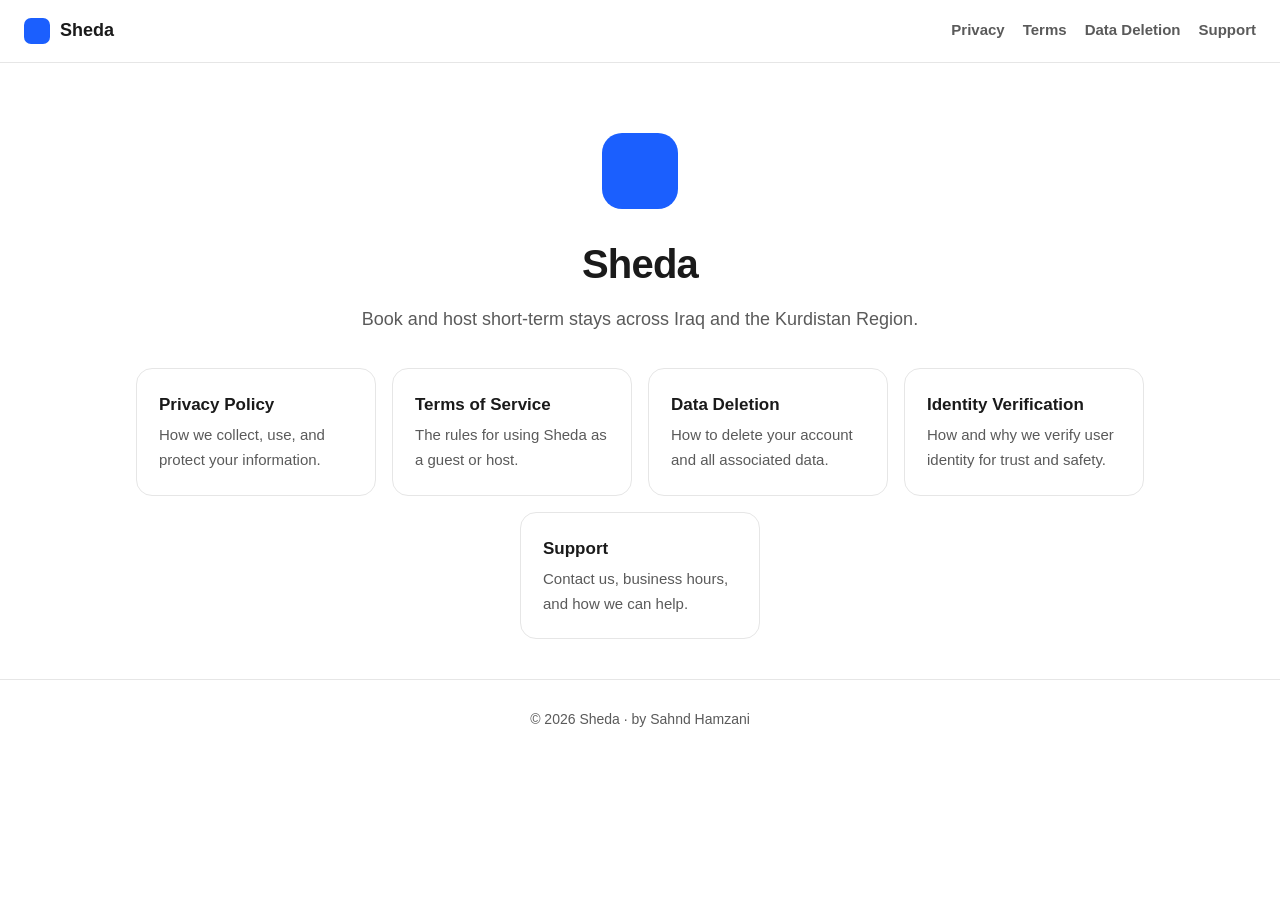
<file: index.html>
<!DOCTYPE html>
<html lang="en">
<head>
  <meta charset="UTF-8" />
  <meta name="viewport" content="width=device-width, initial-scale=1" />
  <title>Sheda — Legal</title>
  <meta name="description" content="Sheda legal: Privacy Policy, Terms of Service, Data Deletion, and Identity Verification." />
  <link rel="stylesheet" href="/style.css" />
</head>
<body>
  <nav class="nav">
    <a class="brand" href="/"><span class="dot"></span> Sheda</a>
    <div class="nav-links">
      <a href="/privacy">Privacy</a>
      <a href="/terms">Terms</a>
      <a href="/delete">Data Deletion</a>
      <a href="/support">Support</a>
    </div>
  </nav>

  <div class="hero">
    <div class="logo"></div>
    <h1>Sheda</h1>
    <p>Book and host short-term stays across Iraq and the Kurdistan Region.</p>
    <div class="cards">
      <a class="card" href="/privacy">
        <h3>Privacy Policy</h3>
        <p>How we collect, use, and protect your information.</p>
      </a>
      <a class="card" href="/terms">
        <h3>Terms of Service</h3>
        <p>The rules for using Sheda as a guest or host.</p>
      </a>
      <a class="card" href="/delete">
        <h3>Data Deletion</h3>
        <p>How to delete your account and all associated data.</p>
      </a>
      <a class="card" href="/identity-verification">
        <h3>Identity Verification</h3>
        <p>How and why we verify user identity for trust and safety.</p>
      </a>
      <a class="card" href="/support">
        <h3>Support</h3>
        <p>Contact us, business hours, and how we can help.</p>
      </a>
    </div>
  </div>

  <div class="footer">&copy; <span id="y"></span> Sheda &middot; by Sahnd Hamzani</div>
  <script>document.getElementById('y').textContent = new Date().getFullYear();</script>
</body>
</html>
</file>
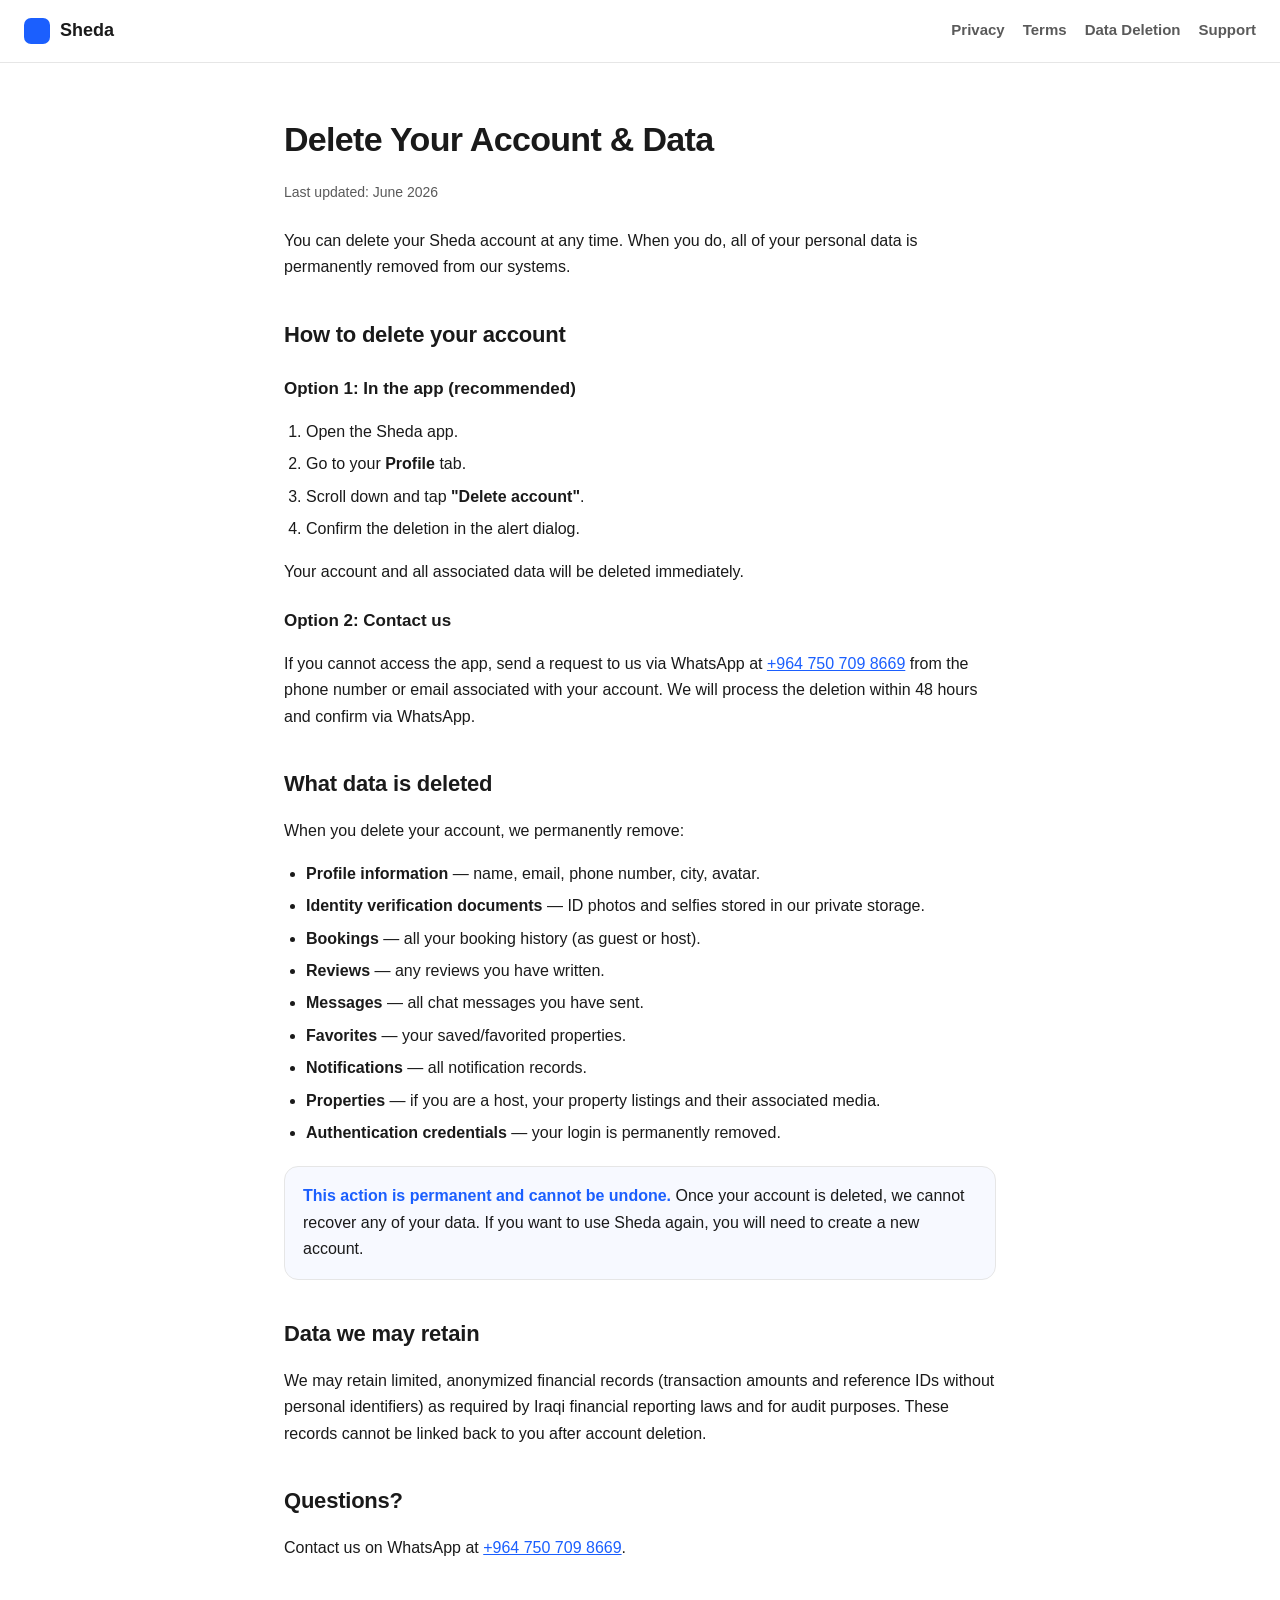
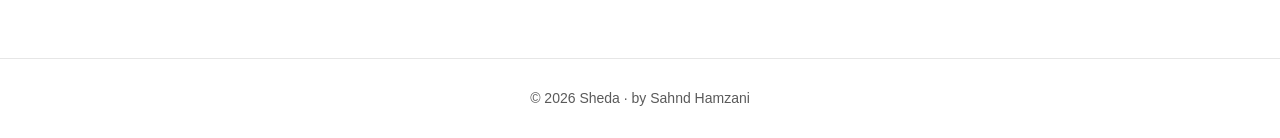
<file: delete/index.html>
<!DOCTYPE html>
<html lang="en">
<head>
  <meta charset="UTF-8" />
  <meta name="viewport" content="width=device-width, initial-scale=1" />
  <title>Delete Your Account — Sheda</title>
  <meta name="description" content="How to delete your Sheda account and data." />
  <link rel="stylesheet" href="/style.css" />
</head>
<body>
  <nav class="nav">
    <a class="brand" href="/"><span class="dot"></span> Sheda</a>
    <div class="nav-links">
      <a href="/privacy">Privacy</a>
      <a href="/terms">Terms</a>
      <a href="/delete">Data Deletion</a>
      <a href="/support">Support</a>
    </div>
  </nav>

  <div class="wrap">
    <h1>Delete Your Account & Data</h1>
    <p class="updated">Last updated: June 2026</p>

    <p>You can delete your Sheda account at any time. When you do, all of your personal data is permanently removed from our systems.</p>

    <h2>How to delete your account</h2>

    <h3>Option 1: In the app (recommended)</h3>
    <ol>
      <li>Open the Sheda app.</li>
      <li>Go to your <strong>Profile</strong> tab.</li>
      <li>Scroll down and tap <strong>"Delete account"</strong>.</li>
      <li>Confirm the deletion in the alert dialog.</li>
    </ol>
    <p>Your account and all associated data will be deleted immediately.</p>

    <h3>Option 2: Contact us</h3>
    <p>If you cannot access the app, send a request to us via WhatsApp at <a href="https://wa.me/9647507098669">+964 750 709 8669</a> from the phone number or email associated with your account. We will process the deletion within 48 hours and confirm via WhatsApp.</p>

    <h2>What data is deleted</h2>
    <p>When you delete your account, we permanently remove:</p>
    <ul>
      <li><strong>Profile information</strong> &mdash; name, email, phone number, city, avatar.</li>
      <li><strong>Identity verification documents</strong> &mdash; ID photos and selfies stored in our private storage.</li>
      <li><strong>Bookings</strong> &mdash; all your booking history (as guest or host).</li>
      <li><strong>Reviews</strong> &mdash; any reviews you have written.</li>
      <li><strong>Messages</strong> &mdash; all chat messages you have sent.</li>
      <li><strong>Favorites</strong> &mdash; your saved/favorited properties.</li>
      <li><strong>Notifications</strong> &mdash; all notification records.</li>
      <li><strong>Properties</strong> &mdash; if you are a host, your property listings and their associated media.</li>
      <li><strong>Authentication credentials</strong> &mdash; your login is permanently removed.</li>
    </ul>

    <div class="callout">
      <strong>This action is permanent and cannot be undone.</strong> Once your account is deleted, we cannot recover any of your data. If you want to use Sheda again, you will need to create a new account.
    </div>

    <h2>Data we may retain</h2>
    <p>We may retain limited, anonymized financial records (transaction amounts and reference IDs without personal identifiers) as required by Iraqi financial reporting laws and for audit purposes. These records cannot be linked back to you after account deletion.</p>

    <h2>Questions?</h2>
    <p>Contact us on WhatsApp at <a href="https://wa.me/9647507098669">+964 750 709 8669</a>.</p>
  </div>

  <div class="footer">&copy; <span id="y"></span> Sheda &middot; by Sahnd Hamzani</div>
  <script>document.getElementById('y').textContent = new Date().getFullYear();</script>
</body>
</html>
</file>
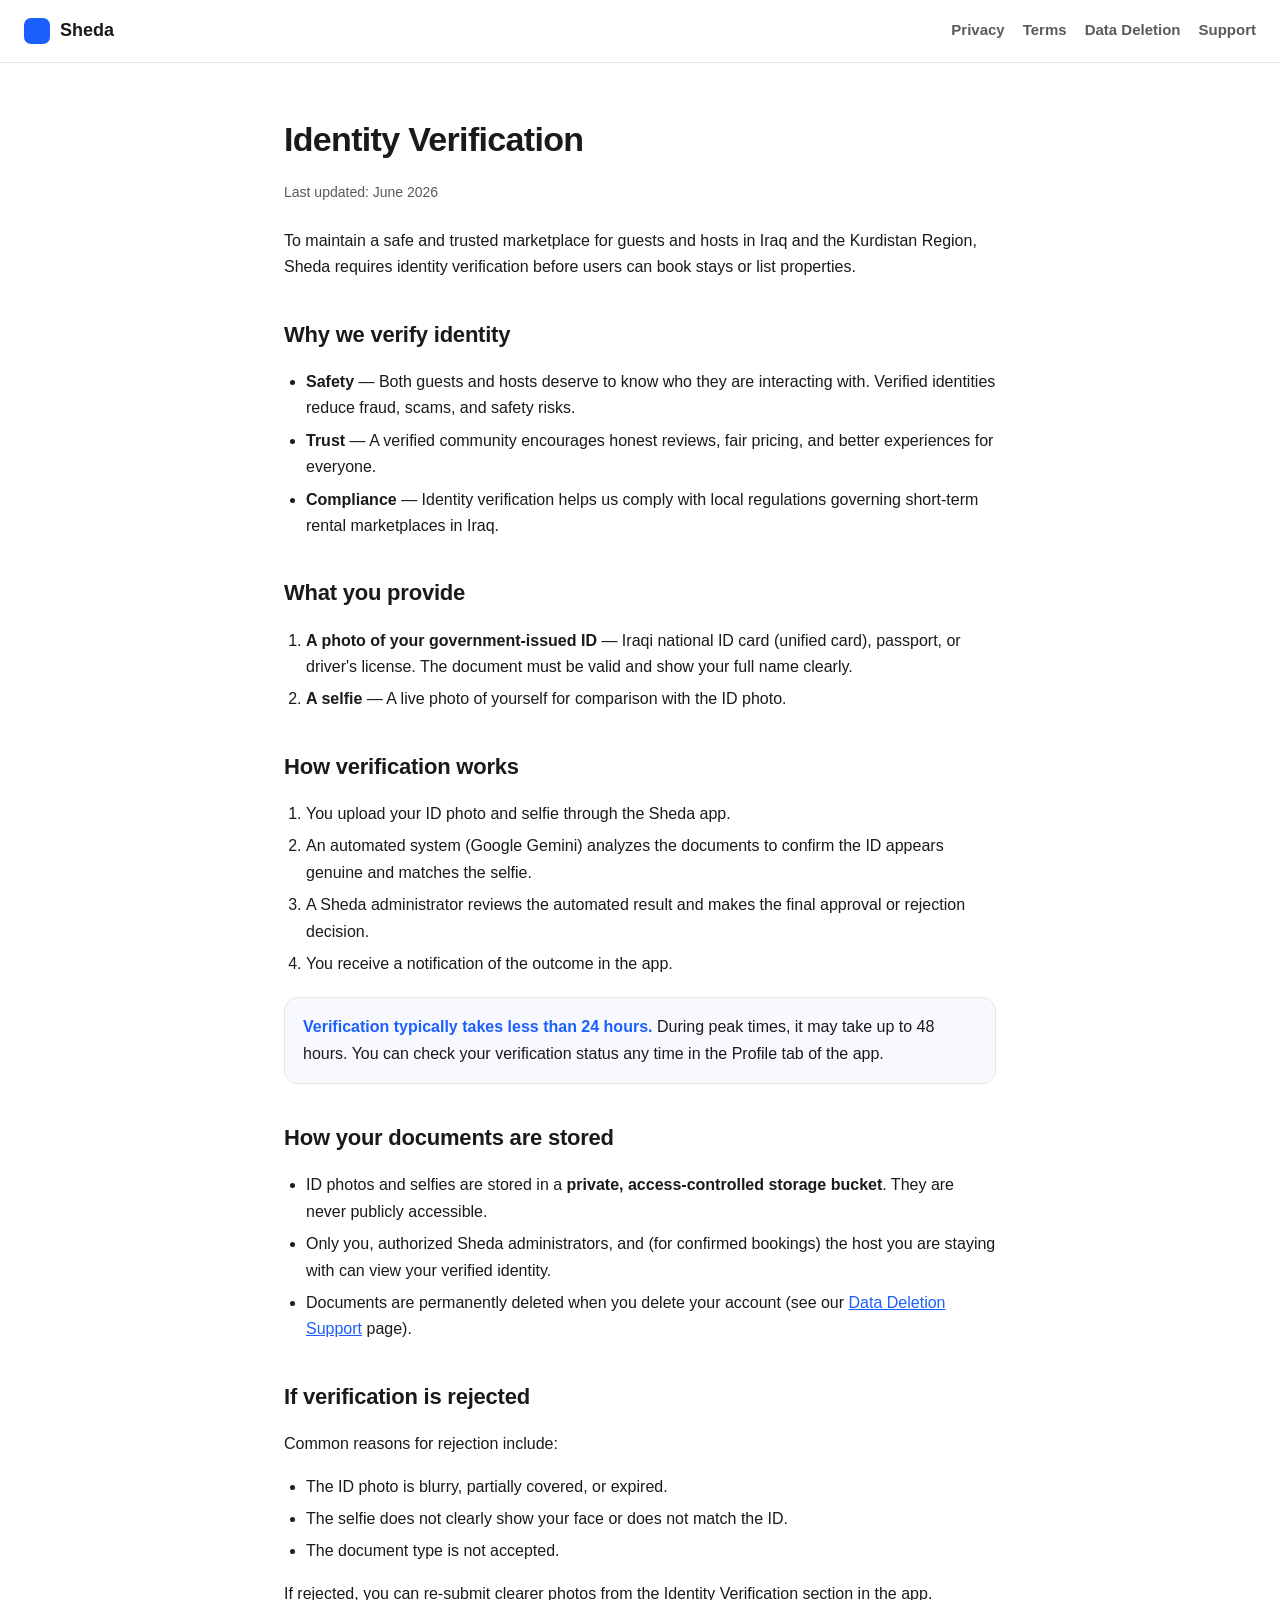
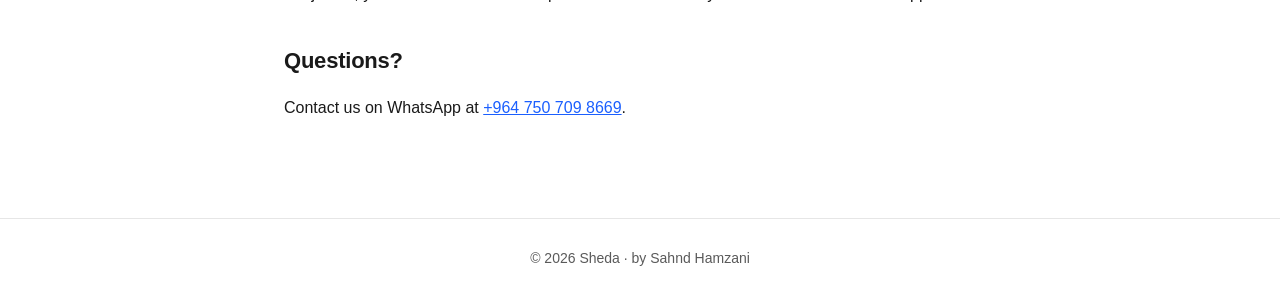
<file: identity-verification/index.html>
<!DOCTYPE html>
<html lang="en">
<head>
  <meta charset="UTF-8" />
  <meta name="viewport" content="width=device-width, initial-scale=1" />
  <title>Identity Verification — Sheda</title>
  <meta name="description" content="How Sheda verifies user identity for trust and safety." />
  <link rel="stylesheet" href="/style.css" />
</head>
<body>
  <nav class="nav">
    <a class="brand" href="/"><span class="dot"></span> Sheda</a>
    <div class="nav-links">
      <a href="/privacy">Privacy</a>
      <a href="/terms">Terms</a>
      <a href="/delete">Data Deletion</a>
      <a href="/support">Support</a>
    </div>
  </nav>

  <div class="wrap">
    <h1>Identity Verification</h1>
    <p class="updated">Last updated: June 2026</p>

    <p>To maintain a safe and trusted marketplace for guests and hosts in Iraq and the Kurdistan Region, Sheda requires identity verification before users can book stays or list properties.</p>

    <h2>Why we verify identity</h2>
    <ul>
      <li><strong>Safety</strong> &mdash; Both guests and hosts deserve to know who they are interacting with. Verified identities reduce fraud, scams, and safety risks.</li>
      <li><strong>Trust</strong> &mdash; A verified community encourages honest reviews, fair pricing, and better experiences for everyone.</li>
      <li><strong>Compliance</strong> &mdash; Identity verification helps us comply with local regulations governing short-term rental marketplaces in Iraq.</li>
    </ul>

    <h2>What you provide</h2>
    <ol>
      <li><strong>A photo of your government-issued ID</strong> &mdash; Iraqi national ID card (unified card), passport, or driver's license. The document must be valid and show your full name clearly.</li>
      <li><strong>A selfie</strong> &mdash; A live photo of yourself for comparison with the ID photo.</li>
    </ol>

    <h2>How verification works</h2>
    <ol>
      <li>You upload your ID photo and selfie through the Sheda app.</li>
      <li>An automated system (Google Gemini) analyzes the documents to confirm the ID appears genuine and matches the selfie.</li>
      <li>A Sheda administrator reviews the automated result and makes the final approval or rejection decision.</li>
      <li>You receive a notification of the outcome in the app.</li>
    </ol>

    <div class="callout">
      <strong>Verification typically takes less than 24 hours.</strong> During peak times, it may take up to 48 hours. You can check your verification status any time in the Profile tab of the app.
    </div>

    <h2>How your documents are stored</h2>
    <ul>
      <li>ID photos and selfies are stored in a <strong>private, access-controlled storage bucket</strong>. They are never publicly accessible.</li>
      <li>Only you, authorized Sheda administrators, and (for confirmed bookings) the host you are staying with can view your verified identity.</li>
      <li>Documents are permanently deleted when you delete your account (see our <a href="/delete">Data Deletion</a>
      <a href="/support">Support</a> page).</li>
    </ul>

    <h2>If verification is rejected</h2>
    <p>Common reasons for rejection include:</p>
    <ul>
      <li>The ID photo is blurry, partially covered, or expired.</li>
      <li>The selfie does not clearly show your face or does not match the ID.</li>
      <li>The document type is not accepted.</li>
    </ul>
    <p>If rejected, you can re-submit clearer photos from the Identity Verification section in the app.</p>

    <h2>Questions?</h2>
    <p>Contact us on WhatsApp at <a href="https://wa.me/9647507098669">+964 750 709 8669</a>.</p>
  </div>

  <div class="footer">&copy; <span id="y"></span> Sheda &middot; by Sahnd Hamzani</div>
  <script>document.getElementById('y').textContent = new Date().getFullYear();</script>
</body>
</html>
</file>
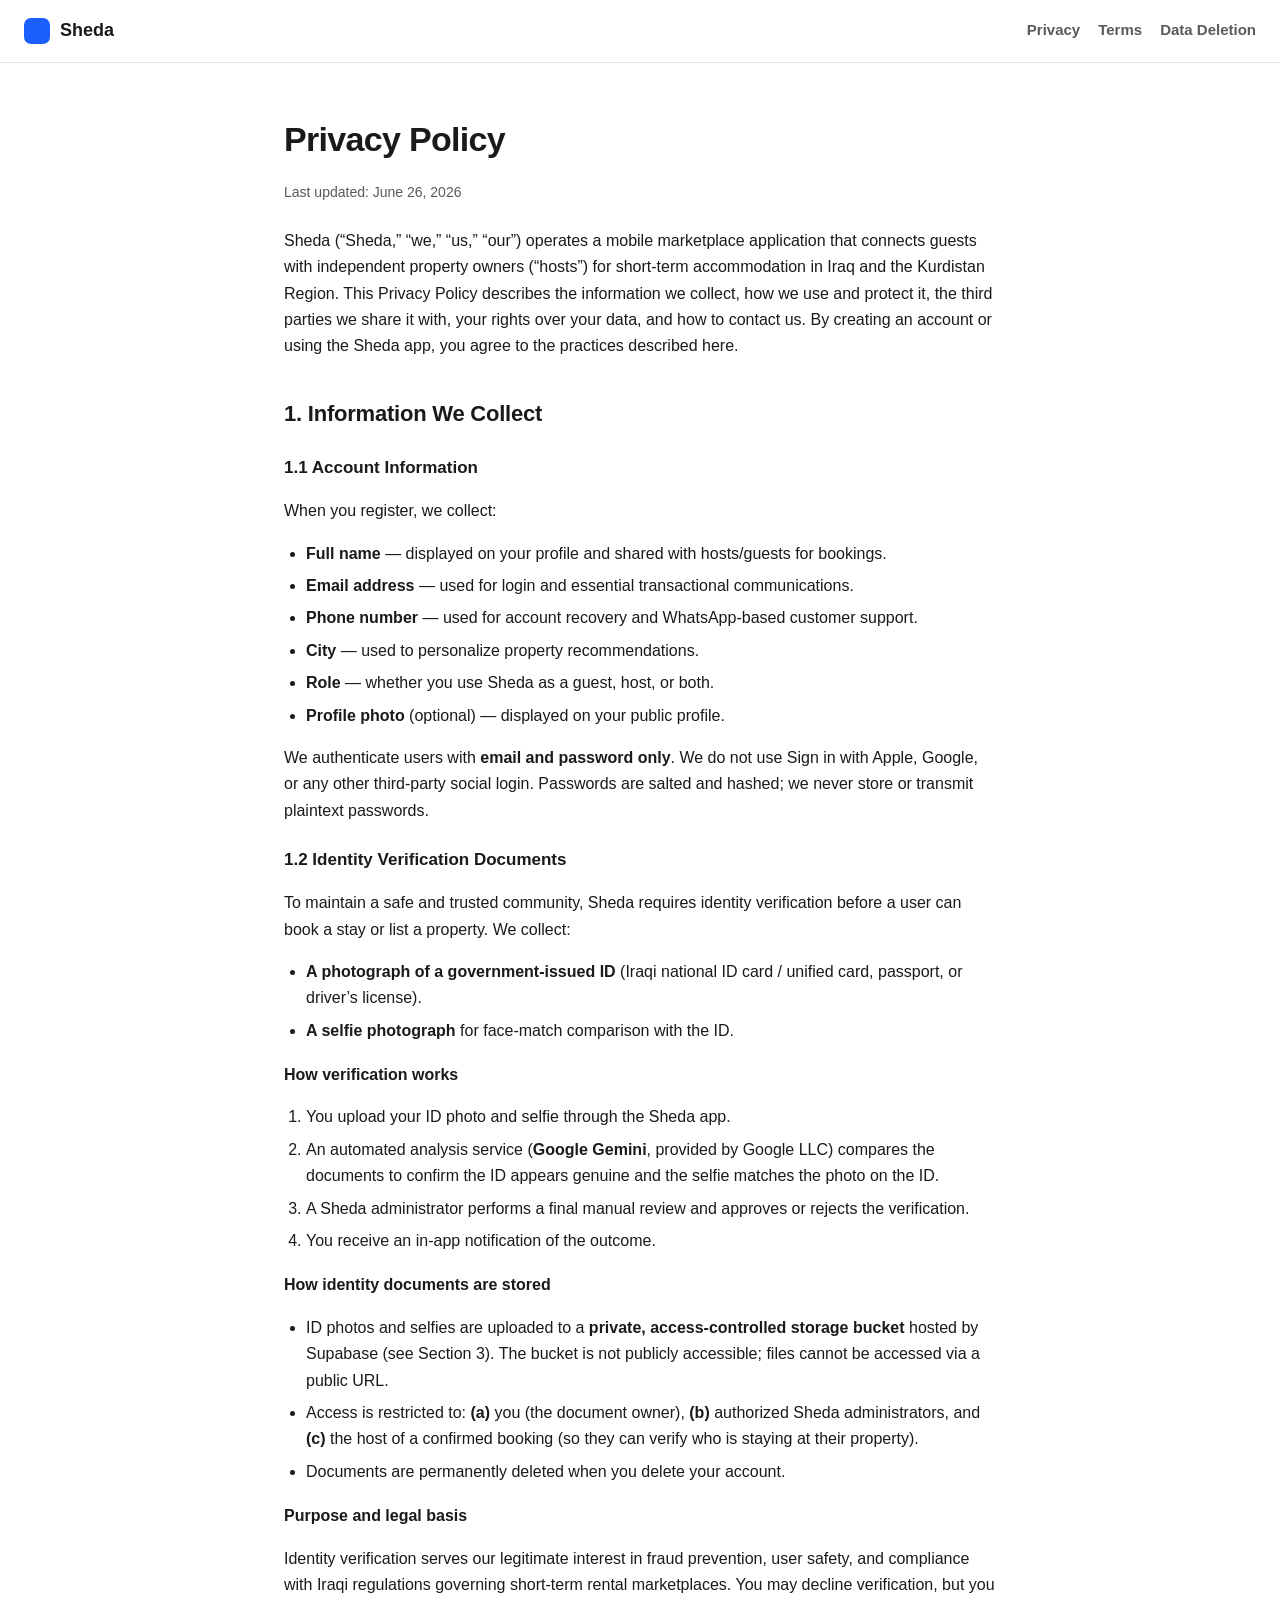
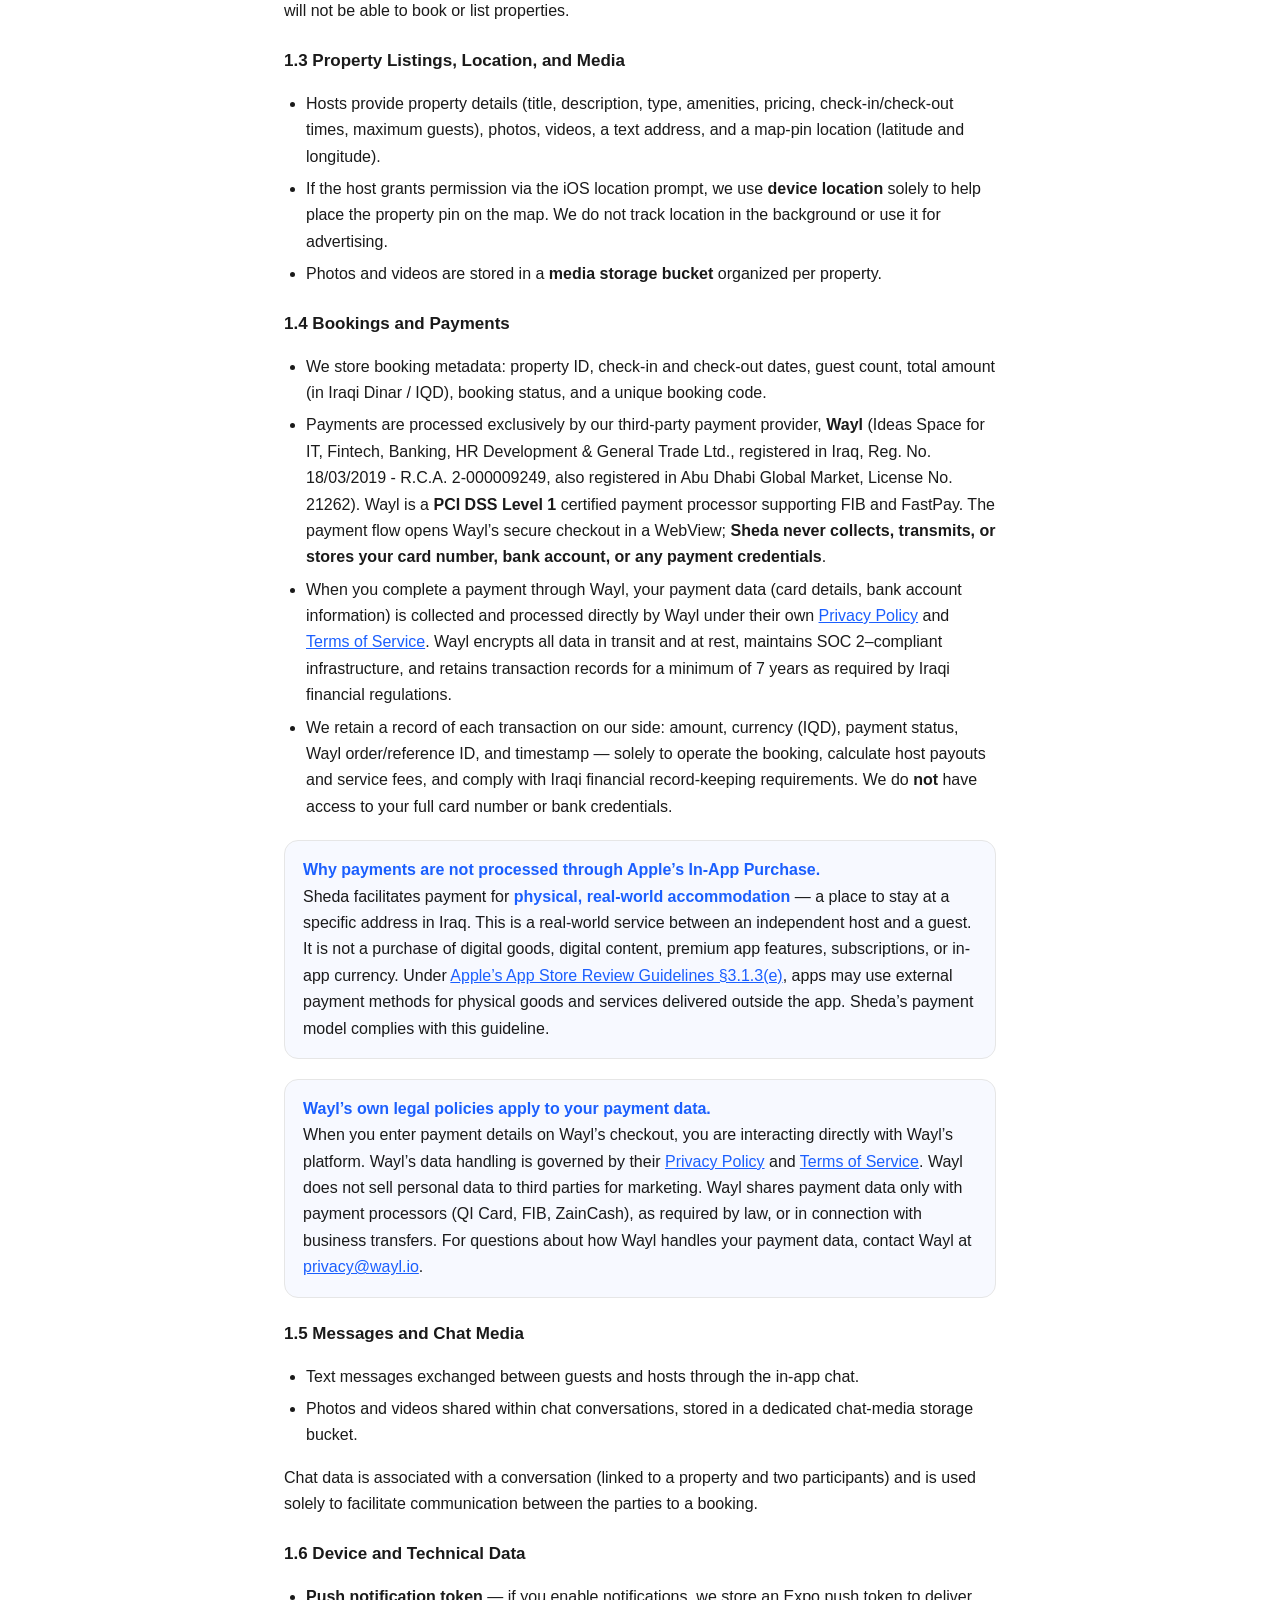
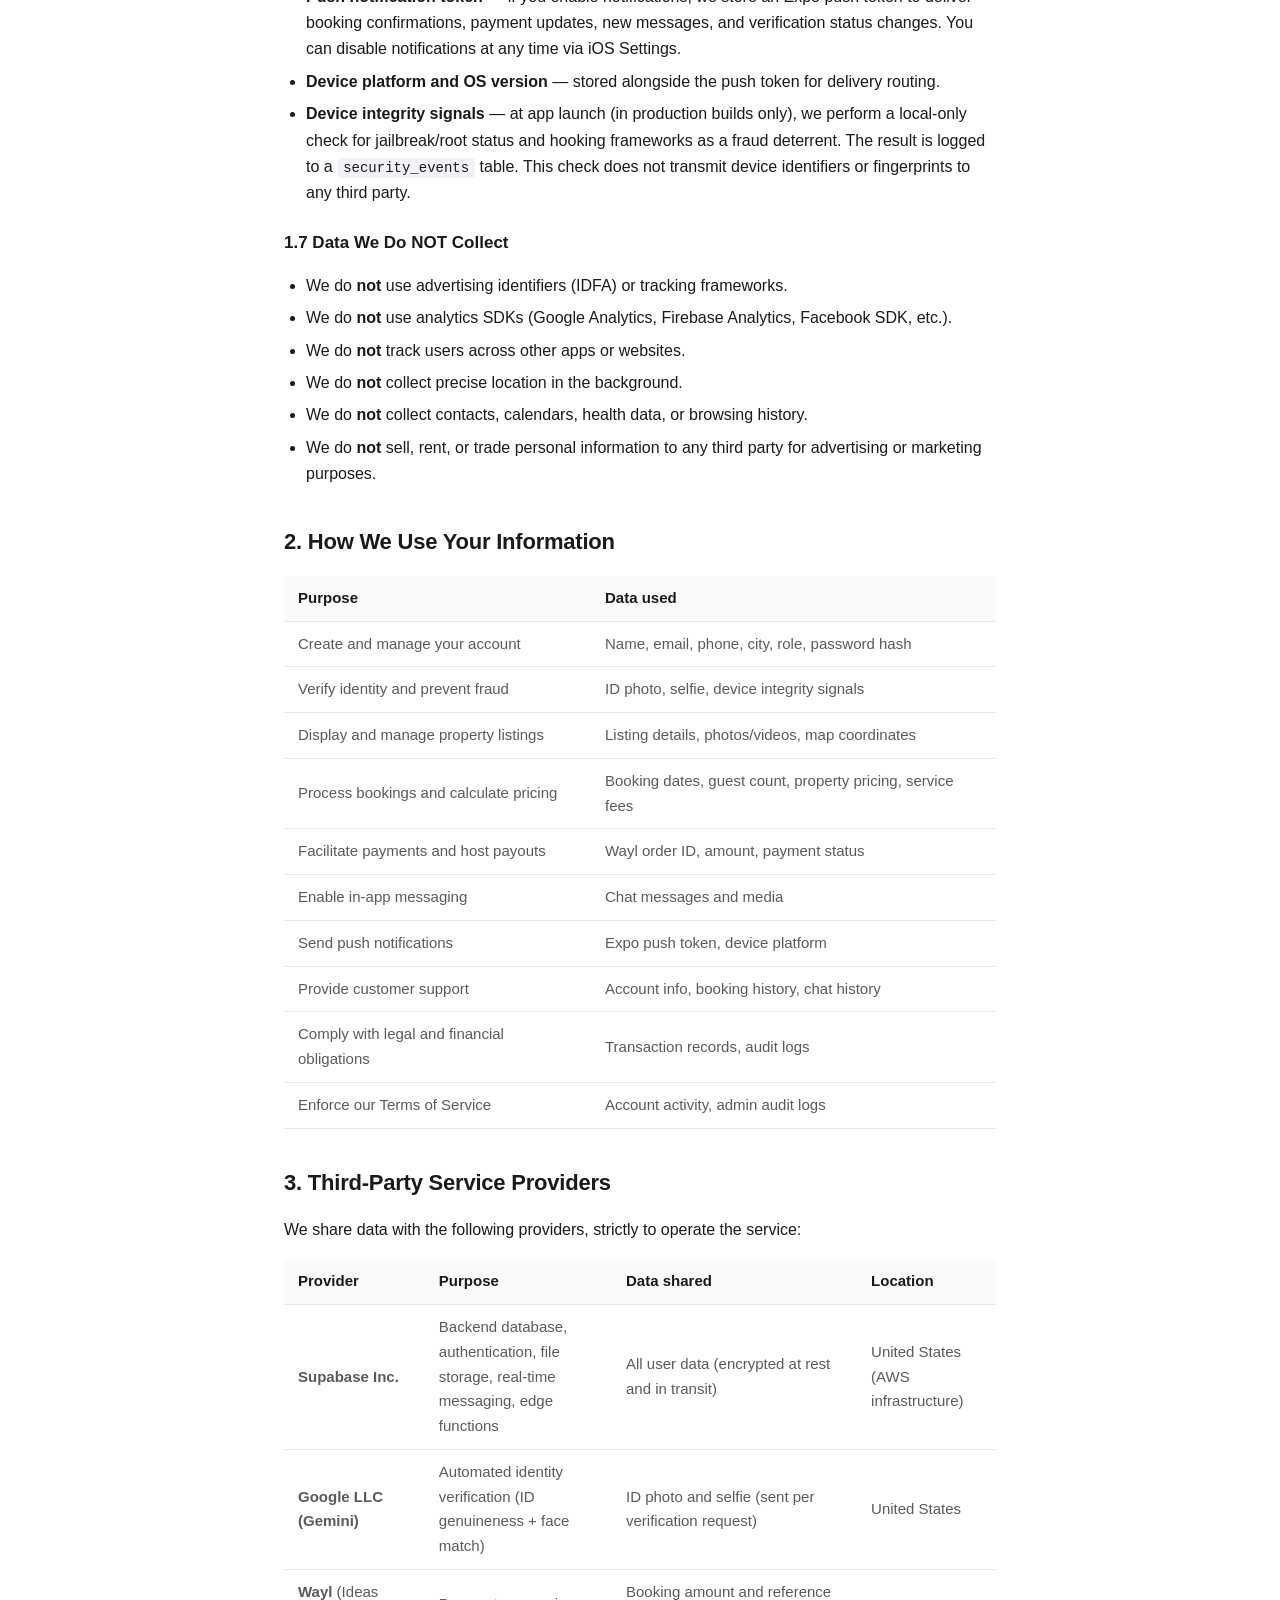
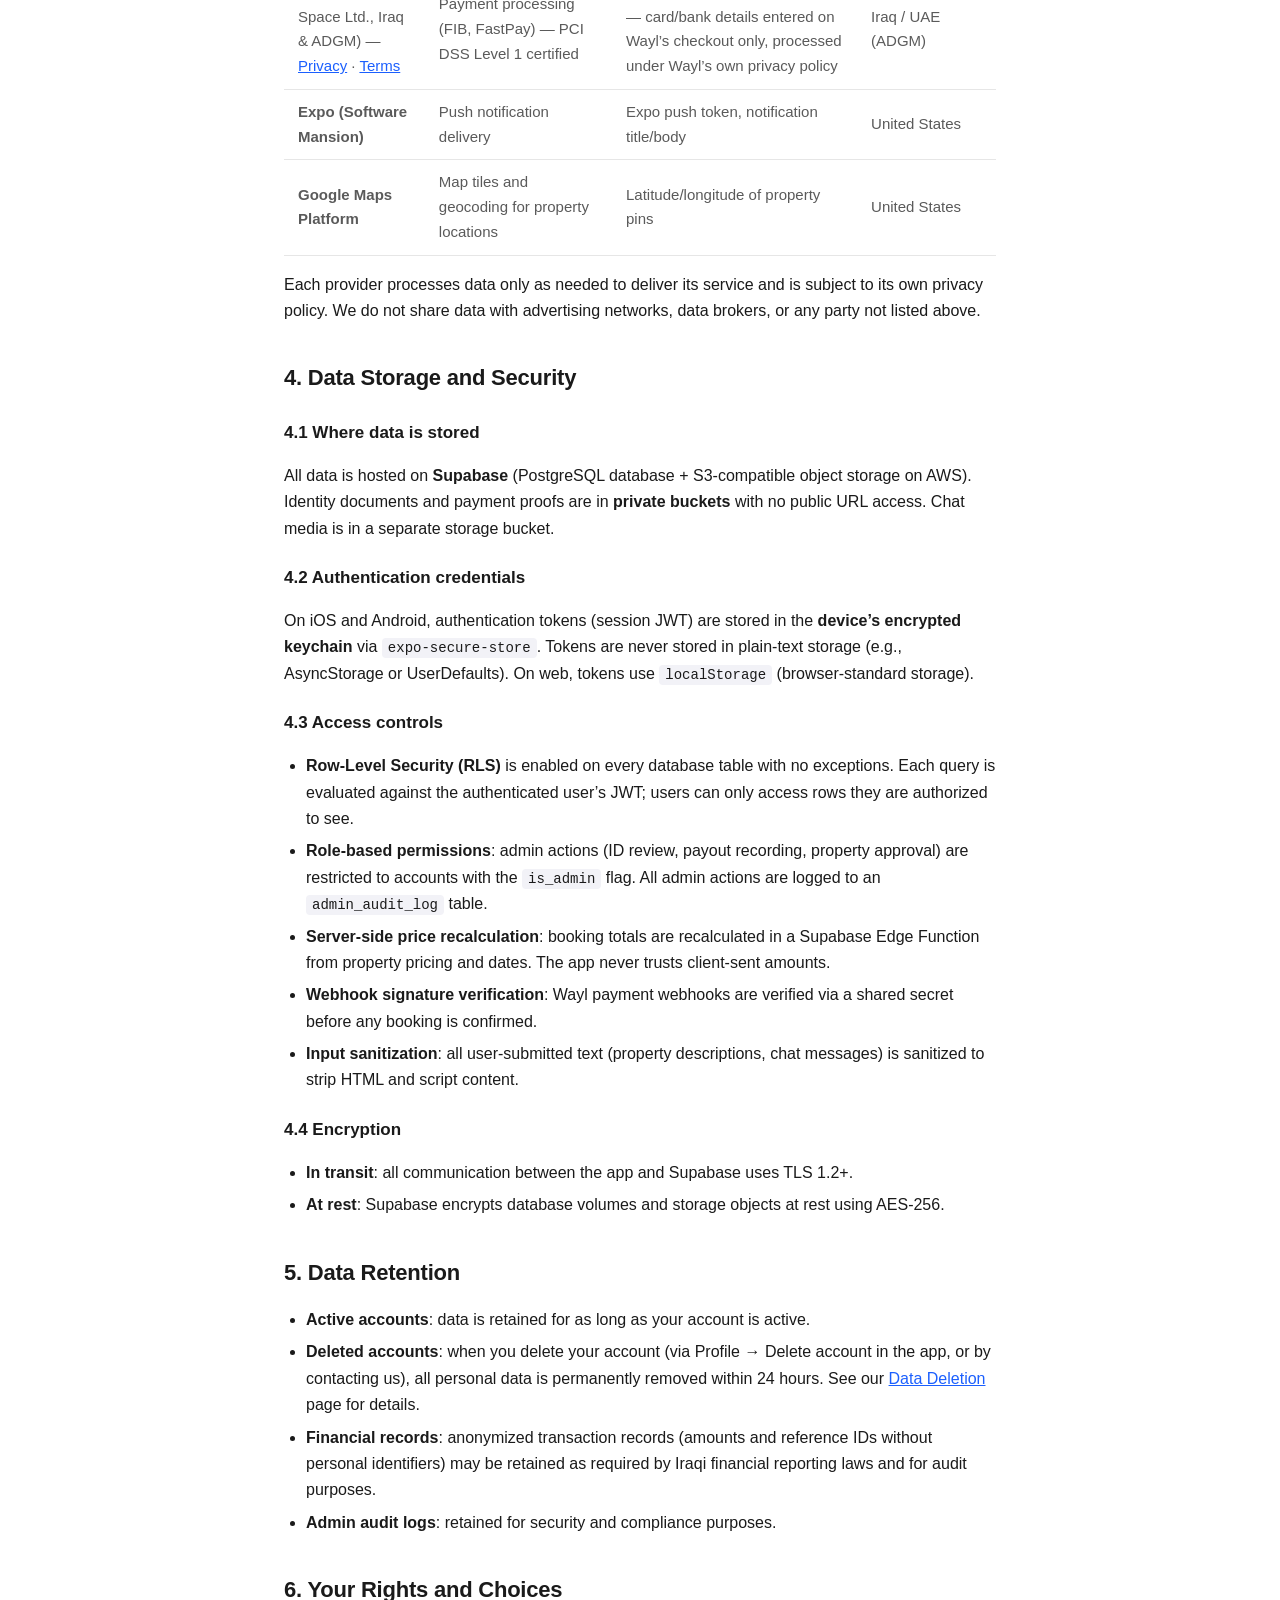
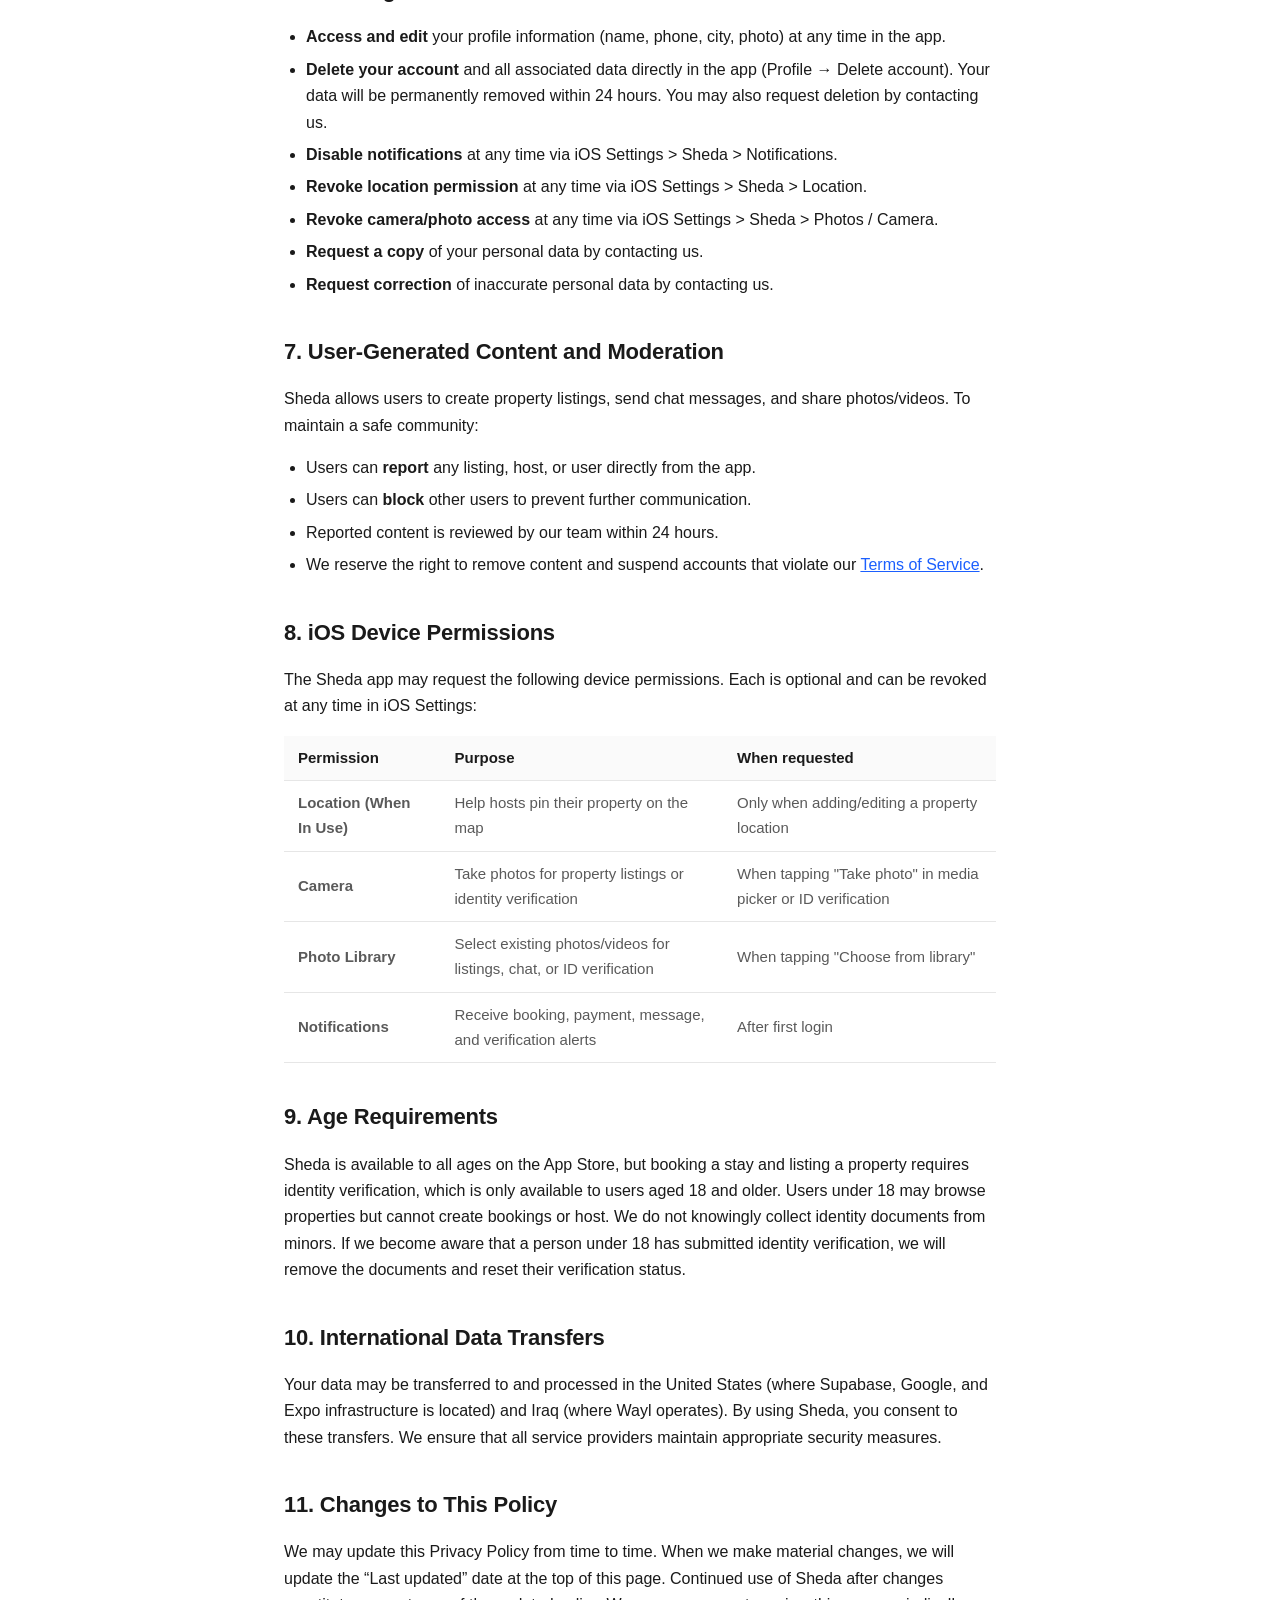
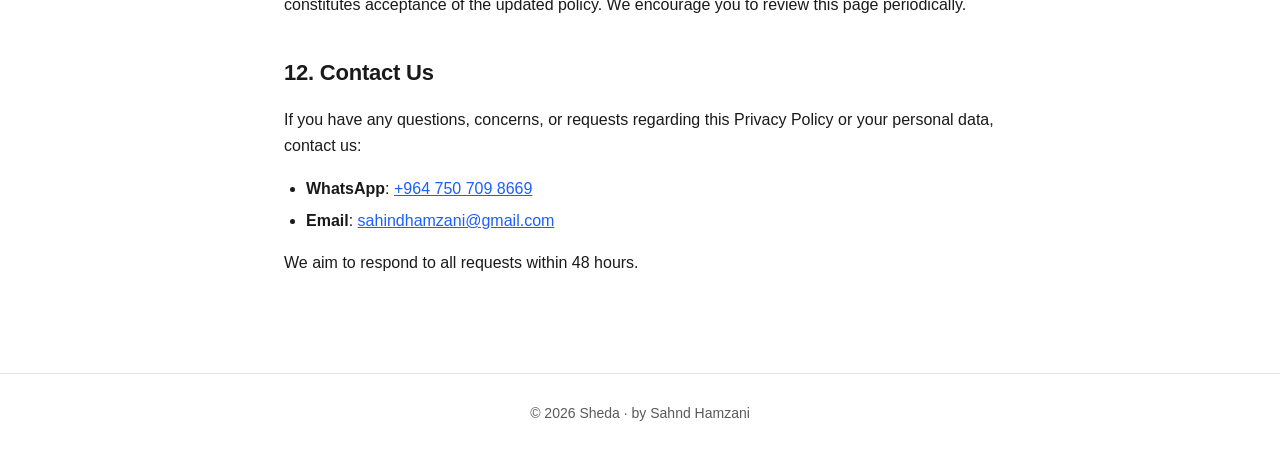
<file: privacy/index.html>
<!DOCTYPE html>
<html lang="en">
<head>
  <meta charset="UTF-8" />
  <meta name="viewport" content="width=device-width, initial-scale=1" />
  <title>Privacy Policy — Sheda</title>
  <meta name="description" content="Sheda Privacy Policy — how we collect, use, store, and protect your data." />
  <link rel="stylesheet" href="/style.css" />
</head>
<body>
  <nav class="nav">
    <a class="brand" href="/"><span class="dot"></span> Sheda</a>
    <div class="nav-links">
      <a href="/privacy">Privacy</a>
      <a href="/terms">Terms</a>
      <a href="/delete">Data Deletion</a>
    </div>
  </nav>

  <div class="wrap">
    <h1>Privacy Policy</h1>
    <p class="updated">Last updated: June 26, 2026</p>

    <p>Sheda (&ldquo;Sheda,&rdquo; &ldquo;we,&rdquo; &ldquo;us,&rdquo; &ldquo;our&rdquo;) operates a mobile marketplace application that connects guests with independent property owners (&ldquo;hosts&rdquo;) for short-term accommodation in Iraq and the Kurdistan Region. This Privacy Policy describes the information we collect, how we use and protect it, the third parties we share it with, your rights over your data, and how to contact us. By creating an account or using the Sheda app, you agree to the practices described here.</p>

    <!-- ───────────────────────────────────── 1 ───────────────────────────────────── -->
    <h2>1. Information We Collect</h2>

    <h3>1.1 Account Information</h3>
    <p>When you register, we collect:</p>
    <ul>
      <li><strong>Full name</strong> &mdash; displayed on your profile and shared with hosts/guests for bookings.</li>
      <li><strong>Email address</strong> &mdash; used for login and essential transactional communications.</li>
      <li><strong>Phone number</strong> &mdash; used for account recovery and WhatsApp-based customer support.</li>
      <li><strong>City</strong> &mdash; used to personalize property recommendations.</li>
      <li><strong>Role</strong> &mdash; whether you use Sheda as a guest, host, or both.</li>
      <li><strong>Profile photo</strong> (optional) &mdash; displayed on your public profile.</li>
    </ul>
    <p>We authenticate users with <strong>email and password only</strong>. We do not use Sign in with Apple, Google, or any other third-party social login. Passwords are salted and hashed; we never store or transmit plaintext passwords.</p>

    <h3>1.2 Identity Verification Documents</h3>
    <p>To maintain a safe and trusted community, Sheda requires identity verification before a user can book a stay or list a property. We collect:</p>
    <ul>
      <li><strong>A photograph of a government-issued ID</strong> (Iraqi national ID card / unified card, passport, or driver&rsquo;s license).</li>
      <li><strong>A selfie photograph</strong> for face-match comparison with the ID.</li>
    </ul>

    <h4>How verification works</h4>
    <ol>
      <li>You upload your ID photo and selfie through the Sheda app.</li>
      <li>An automated analysis service (<strong>Google Gemini</strong>, provided by Google LLC) compares the documents to confirm the ID appears genuine and the selfie matches the photo on the ID.</li>
      <li>A Sheda administrator performs a final manual review and approves or rejects the verification.</li>
      <li>You receive an in-app notification of the outcome.</li>
    </ol>

    <h4>How identity documents are stored</h4>
    <ul>
      <li>ID photos and selfies are uploaded to a <strong>private, access-controlled storage bucket</strong> hosted by Supabase (see Section 3). The bucket is not publicly accessible; files cannot be accessed via a public URL.</li>
      <li>Access is restricted to: <strong>(a)</strong> you (the document owner), <strong>(b)</strong> authorized Sheda administrators, and <strong>(c)</strong> the host of a confirmed booking (so they can verify who is staying at their property).</li>
      <li>Documents are permanently deleted when you delete your account.</li>
    </ul>

    <h4>Purpose and legal basis</h4>
    <p>Identity verification serves our legitimate interest in fraud prevention, user safety, and compliance with Iraqi regulations governing short-term rental marketplaces. You may decline verification, but you will not be able to book or list properties.</p>

    <h3>1.3 Property Listings, Location, and Media</h3>
    <ul>
      <li>Hosts provide property details (title, description, type, amenities, pricing, check-in/check-out times, maximum guests), photos, videos, a text address, and a map-pin location (latitude and longitude).</li>
      <li>If the host grants permission via the iOS location prompt, we use <strong>device location</strong> solely to help place the property pin on the map. We do not track location in the background or use it for advertising.</li>
      <li>Photos and videos are stored in a <strong>media storage bucket</strong> organized per property.</li>
    </ul>

    <h3>1.4 Bookings and Payments</h3>
    <ul>
      <li>We store booking metadata: property ID, check-in and check-out dates, guest count, total amount (in Iraqi Dinar / IQD), booking status, and a unique booking code.</li>
      <li>Payments are processed exclusively by our third-party payment provider, <strong>Wayl</strong> (Ideas Space for IT, Fintech, Banking, HR Development &amp; General Trade Ltd., registered in Iraq, Reg. No. 18/03/2019 - R.C.A. 2-000009249, also registered in Abu Dhabi Global Market, License No. 21262). Wayl is a <strong>PCI DSS Level 1</strong> certified payment processor supporting FIB and FastPay. The payment flow opens Wayl&rsquo;s secure checkout in a WebView; <strong>Sheda never collects, transmits, or stores your card number, bank account, or any payment credentials</strong>.</li>
      <li>When you complete a payment through Wayl, your payment data (card details, bank account information) is collected and processed directly by Wayl under their own <a href="https://wayl.io/privacy">Privacy Policy</a> and <a href="https://wayl.io/terms">Terms of Service</a>. Wayl encrypts all data in transit and at rest, maintains SOC 2&ndash;compliant infrastructure, and retains transaction records for a minimum of 7 years as required by Iraqi financial regulations.</li>
      <li>We retain a record of each transaction on our side: amount, currency (IQD), payment status, Wayl order/reference ID, and timestamp &mdash; solely to operate the booking, calculate host payouts and service fees, and comply with Iraqi financial record-keeping requirements. We do <strong>not</strong> have access to your full card number or bank credentials.</li>
    </ul>

    <div class="callout">
      <strong>Why payments are not processed through Apple&rsquo;s In-App Purchase.</strong><br>
      Sheda facilitates payment for <strong>physical, real-world accommodation</strong> &mdash; a place to stay at a specific address in Iraq. This is a real-world service between an independent host and a guest. It is not a purchase of digital goods, digital content, premium app features, subscriptions, or in-app currency. Under <a href="https://developer.apple.com/app-store/review/guidelines/#business">Apple&rsquo;s App Store Review Guidelines &sect;3.1.3(e)</a>, apps may use external payment methods for physical goods and services delivered outside the app. Sheda&rsquo;s payment model complies with this guideline.
    </div>

    <div class="callout">
      <strong>Wayl&rsquo;s own legal policies apply to your payment data.</strong><br>
      When you enter payment details on Wayl&rsquo;s checkout, you are interacting directly with Wayl&rsquo;s platform. Wayl&rsquo;s data handling is governed by their <a href="https://wayl.io/privacy">Privacy Policy</a> and <a href="https://wayl.io/terms">Terms of Service</a>. Wayl does not sell personal data to third parties for marketing. Wayl shares payment data only with payment processors (QI Card, FIB, ZainCash), as required by law, or in connection with business transfers. For questions about how Wayl handles your payment data, contact Wayl at <a href="mailto:privacy@wayl.io">privacy@wayl.io</a>.
    </div>

    <h3>1.5 Messages and Chat Media</h3>
    <ul>
      <li>Text messages exchanged between guests and hosts through the in-app chat.</li>
      <li>Photos and videos shared within chat conversations, stored in a dedicated chat-media storage bucket.</li>
    </ul>
    <p>Chat data is associated with a conversation (linked to a property and two participants) and is used solely to facilitate communication between the parties to a booking.</p>

    <h3>1.6 Device and Technical Data</h3>
    <ul>
      <li><strong>Push notification token</strong> &mdash; if you enable notifications, we store an Expo push token to deliver booking confirmations, payment updates, new messages, and verification status changes. You can disable notifications at any time via iOS Settings.</li>
      <li><strong>Device platform and OS version</strong> &mdash; stored alongside the push token for delivery routing.</li>
      <li><strong>Device integrity signals</strong> &mdash; at app launch (in production builds only), we perform a local-only check for jailbreak/root status and hooking frameworks as a fraud deterrent. The result is logged to a <code>security_events</code> table. This check does not transmit device identifiers or fingerprints to any third party.</li>
    </ul>

    <h3>1.7 Data We Do NOT Collect</h3>
    <ul>
      <li>We do <strong>not</strong> use advertising identifiers (IDFA) or tracking frameworks.</li>
      <li>We do <strong>not</strong> use analytics SDKs (Google Analytics, Firebase Analytics, Facebook SDK, etc.).</li>
      <li>We do <strong>not</strong> track users across other apps or websites.</li>
      <li>We do <strong>not</strong> collect precise location in the background.</li>
      <li>We do <strong>not</strong> collect contacts, calendars, health data, or browsing history.</li>
      <li>We do <strong>not</strong> sell, rent, or trade personal information to any third party for advertising or marketing purposes.</li>
    </ul>

    <!-- ───────────────────────────────────── 2 ───────────────────────────────────── -->
    <h2>2. How We Use Your Information</h2>
    <table>
      <thead><tr><th>Purpose</th><th>Data used</th></tr></thead>
      <tbody>
        <tr><td>Create and manage your account</td><td>Name, email, phone, city, role, password hash</td></tr>
        <tr><td>Verify identity and prevent fraud</td><td>ID photo, selfie, device integrity signals</td></tr>
        <tr><td>Display and manage property listings</td><td>Listing details, photos/videos, map coordinates</td></tr>
        <tr><td>Process bookings and calculate pricing</td><td>Booking dates, guest count, property pricing, service fees</td></tr>
        <tr><td>Facilitate payments and host payouts</td><td>Wayl order ID, amount, payment status</td></tr>
        <tr><td>Enable in-app messaging</td><td>Chat messages and media</td></tr>
        <tr><td>Send push notifications</td><td>Expo push token, device platform</td></tr>
        <tr><td>Provide customer support</td><td>Account info, booking history, chat history</td></tr>
        <tr><td>Comply with legal and financial obligations</td><td>Transaction records, audit logs</td></tr>
        <tr><td>Enforce our Terms of Service</td><td>Account activity, admin audit logs</td></tr>
      </tbody>
    </table>

    <!-- ───────────────────────────────────── 3 ───────────────────────────────────── -->
    <h2>3. Third-Party Service Providers</h2>
    <p>We share data with the following providers, strictly to operate the service:</p>
    <table>
      <thead><tr><th>Provider</th><th>Purpose</th><th>Data shared</th><th>Location</th></tr></thead>
      <tbody>
        <tr><td><strong>Supabase Inc.</strong></td><td>Backend database, authentication, file storage, real-time messaging, edge functions</td><td>All user data (encrypted at rest and in transit)</td><td>United States (AWS infrastructure)</td></tr>
        <tr><td><strong>Google LLC (Gemini)</strong></td><td>Automated identity verification (ID genuineness + face match)</td><td>ID photo and selfie (sent per verification request)</td><td>United States</td></tr>
        <tr><td><strong>Wayl</strong> (Ideas Space Ltd., Iraq &amp; ADGM) &mdash; <a href="https://wayl.io/privacy">Privacy</a> · <a href="https://wayl.io/terms">Terms</a></td><td>Payment processing (FIB, FastPay) &mdash; PCI DSS Level 1 certified</td><td>Booking amount and reference &mdash; card/bank details entered on Wayl&rsquo;s checkout only, processed under Wayl&rsquo;s own privacy policy</td><td>Iraq / UAE (ADGM)</td></tr>
        <tr><td><strong>Expo (Software Mansion)</strong></td><td>Push notification delivery</td><td>Expo push token, notification title/body</td><td>United States</td></tr>
        <tr><td><strong>Google Maps Platform</strong></td><td>Map tiles and geocoding for property locations</td><td>Latitude/longitude of property pins</td><td>United States</td></tr>
      </tbody>
    </table>
    <p>Each provider processes data only as needed to deliver its service and is subject to its own privacy policy. We do not share data with advertising networks, data brokers, or any party not listed above.</p>

    <!-- ───────────────────────────────────── 4 ───────────────────────────────────── -->
    <h2>4. Data Storage and Security</h2>

    <h3>4.1 Where data is stored</h3>
    <p>All data is hosted on <strong>Supabase</strong> (PostgreSQL database + S3-compatible object storage on AWS). Identity documents and payment proofs are in <strong>private buckets</strong> with no public URL access. Chat media is in a separate storage bucket.</p>

    <h3>4.2 Authentication credentials</h3>
    <p>On iOS and Android, authentication tokens (session JWT) are stored in the <strong>device&rsquo;s encrypted keychain</strong> via <code>expo-secure-store</code>. Tokens are never stored in plain-text storage (e.g., AsyncStorage or UserDefaults). On web, tokens use <code>localStorage</code> (browser-standard storage).</p>

    <h3>4.3 Access controls</h3>
    <ul>
      <li><strong>Row-Level Security (RLS)</strong> is enabled on every database table with no exceptions. Each query is evaluated against the authenticated user&rsquo;s JWT; users can only access rows they are authorized to see.</li>
      <li><strong>Role-based permissions</strong>: admin actions (ID review, payout recording, property approval) are restricted to accounts with the <code>is_admin</code> flag. All admin actions are logged to an <code>admin_audit_log</code> table.</li>
      <li><strong>Server-side price recalculation</strong>: booking totals are recalculated in a Supabase Edge Function from property pricing and dates. The app never trusts client-sent amounts.</li>
      <li><strong>Webhook signature verification</strong>: Wayl payment webhooks are verified via a shared secret before any booking is confirmed.</li>
      <li><strong>Input sanitization</strong>: all user-submitted text (property descriptions, chat messages) is sanitized to strip HTML and script content.</li>
    </ul>

    <h3>4.4 Encryption</h3>
    <ul>
      <li><strong>In transit</strong>: all communication between the app and Supabase uses TLS 1.2+.</li>
      <li><strong>At rest</strong>: Supabase encrypts database volumes and storage objects at rest using AES-256.</li>
    </ul>

    <!-- ───────────────────────────────────── 5 ───────────────────────────────────── -->
    <h2>5. Data Retention</h2>
    <ul>
      <li><strong>Active accounts</strong>: data is retained for as long as your account is active.</li>
      <li><strong>Deleted accounts</strong>: when you delete your account (via Profile &rarr; Delete account in the app, or by contacting us), all personal data is permanently removed within 24 hours. See our <a href="/delete">Data Deletion</a> page for details.</li>
      <li><strong>Financial records</strong>: anonymized transaction records (amounts and reference IDs without personal identifiers) may be retained as required by Iraqi financial reporting laws and for audit purposes.</li>
      <li><strong>Admin audit logs</strong>: retained for security and compliance purposes.</li>
    </ul>

    <!-- ───────────────────────────────────── 6 ───────────────────────────────────── -->
    <h2>6. Your Rights and Choices</h2>
    <ul>
      <li><strong>Access and edit</strong> your profile information (name, phone, city, photo) at any time in the app.</li>
      <li><strong>Delete your account</strong> and all associated data directly in the app (Profile &rarr; Delete account). Your data will be permanently removed within 24 hours. You may also request deletion by contacting us.</li>
      <li><strong>Disable notifications</strong> at any time via iOS Settings &gt; Sheda &gt; Notifications.</li>
      <li><strong>Revoke location permission</strong> at any time via iOS Settings &gt; Sheda &gt; Location.</li>
      <li><strong>Revoke camera/photo access</strong> at any time via iOS Settings &gt; Sheda &gt; Photos / Camera.</li>
      <li><strong>Request a copy</strong> of your personal data by contacting us.</li>
      <li><strong>Request correction</strong> of inaccurate personal data by contacting us.</li>
    </ul>

    <!-- ───────────────────────────────────── 7 ───────────────────────────────────── -->
    <h2>7. User-Generated Content and Moderation</h2>
    <p>Sheda allows users to create property listings, send chat messages, and share photos/videos. To maintain a safe community:</p>
    <ul>
      <li>Users can <strong>report</strong> any listing, host, or user directly from the app.</li>
      <li>Users can <strong>block</strong> other users to prevent further communication.</li>
      <li>Reported content is reviewed by our team within 24 hours.</li>
      <li>We reserve the right to remove content and suspend accounts that violate our <a href="/terms">Terms of Service</a>.</li>
    </ul>

    <!-- ───────────────────────────────────── 8 ───────────────────────────────────── -->
    <h2>8. iOS Device Permissions</h2>
    <p>The Sheda app may request the following device permissions. Each is optional and can be revoked at any time in iOS Settings:</p>
    <table>
      <thead><tr><th>Permission</th><th>Purpose</th><th>When requested</th></tr></thead>
      <tbody>
        <tr><td><strong>Location (When In Use)</strong></td><td>Help hosts pin their property on the map</td><td>Only when adding/editing a property location</td></tr>
        <tr><td><strong>Camera</strong></td><td>Take photos for property listings or identity verification</td><td>When tapping "Take photo" in media picker or ID verification</td></tr>
        <tr><td><strong>Photo Library</strong></td><td>Select existing photos/videos for listings, chat, or ID verification</td><td>When tapping "Choose from library"</td></tr>
        <tr><td><strong>Notifications</strong></td><td>Receive booking, payment, message, and verification alerts</td><td>After first login</td></tr>
      </tbody>
    </table>

    <!-- ───────────────────────────────────── 9 ───────────────────────────────────── -->
    <h2>9. Age Requirements</h2>
    <p>Sheda is available to all ages on the App Store, but booking a stay and listing a property requires identity verification, which is only available to users aged 18 and older. Users under 18 may browse properties but cannot create bookings or host. We do not knowingly collect identity documents from minors. If we become aware that a person under 18 has submitted identity verification, we will remove the documents and reset their verification status.</p>

    <!-- ───────────────────────────────────── 10 ──────────────────────────────────── -->
    <h2>10. International Data Transfers</h2>
    <p>Your data may be transferred to and processed in the United States (where Supabase, Google, and Expo infrastructure is located) and Iraq (where Wayl operates). By using Sheda, you consent to these transfers. We ensure that all service providers maintain appropriate security measures.</p>

    <!-- ───────────────────────────────────── 11 ──────────────────────────────────── -->
    <h2>11. Changes to This Policy</h2>
    <p>We may update this Privacy Policy from time to time. When we make material changes, we will update the &ldquo;Last updated&rdquo; date at the top of this page. Continued use of Sheda after changes constitutes acceptance of the updated policy. We encourage you to review this page periodically.</p>

    <!-- ───────────────────────────────────── 12 ──────────────────────────────────── -->
    <h2>12. Contact Us</h2>
    <p>If you have any questions, concerns, or requests regarding this Privacy Policy or your personal data, contact us:</p>
    <ul>
      <li><strong>WhatsApp</strong>: <a href="https://wa.me/9647507098669">+964 750 709 8669</a></li>
      <li><strong>Email</strong>: <a href="mailto:sahindhamzani@gmail.com">sahindhamzani@gmail.com</a></li>
    </ul>
    <p>We aim to respond to all requests within 48 hours.</p>
  </div>

  <div class="footer">&copy; <span id="y"></span> Sheda &middot; by Sahnd Hamzani</div>
  <script>document.getElementById('y').textContent = new Date().getFullYear();</script>
</body>
</html>
</file>
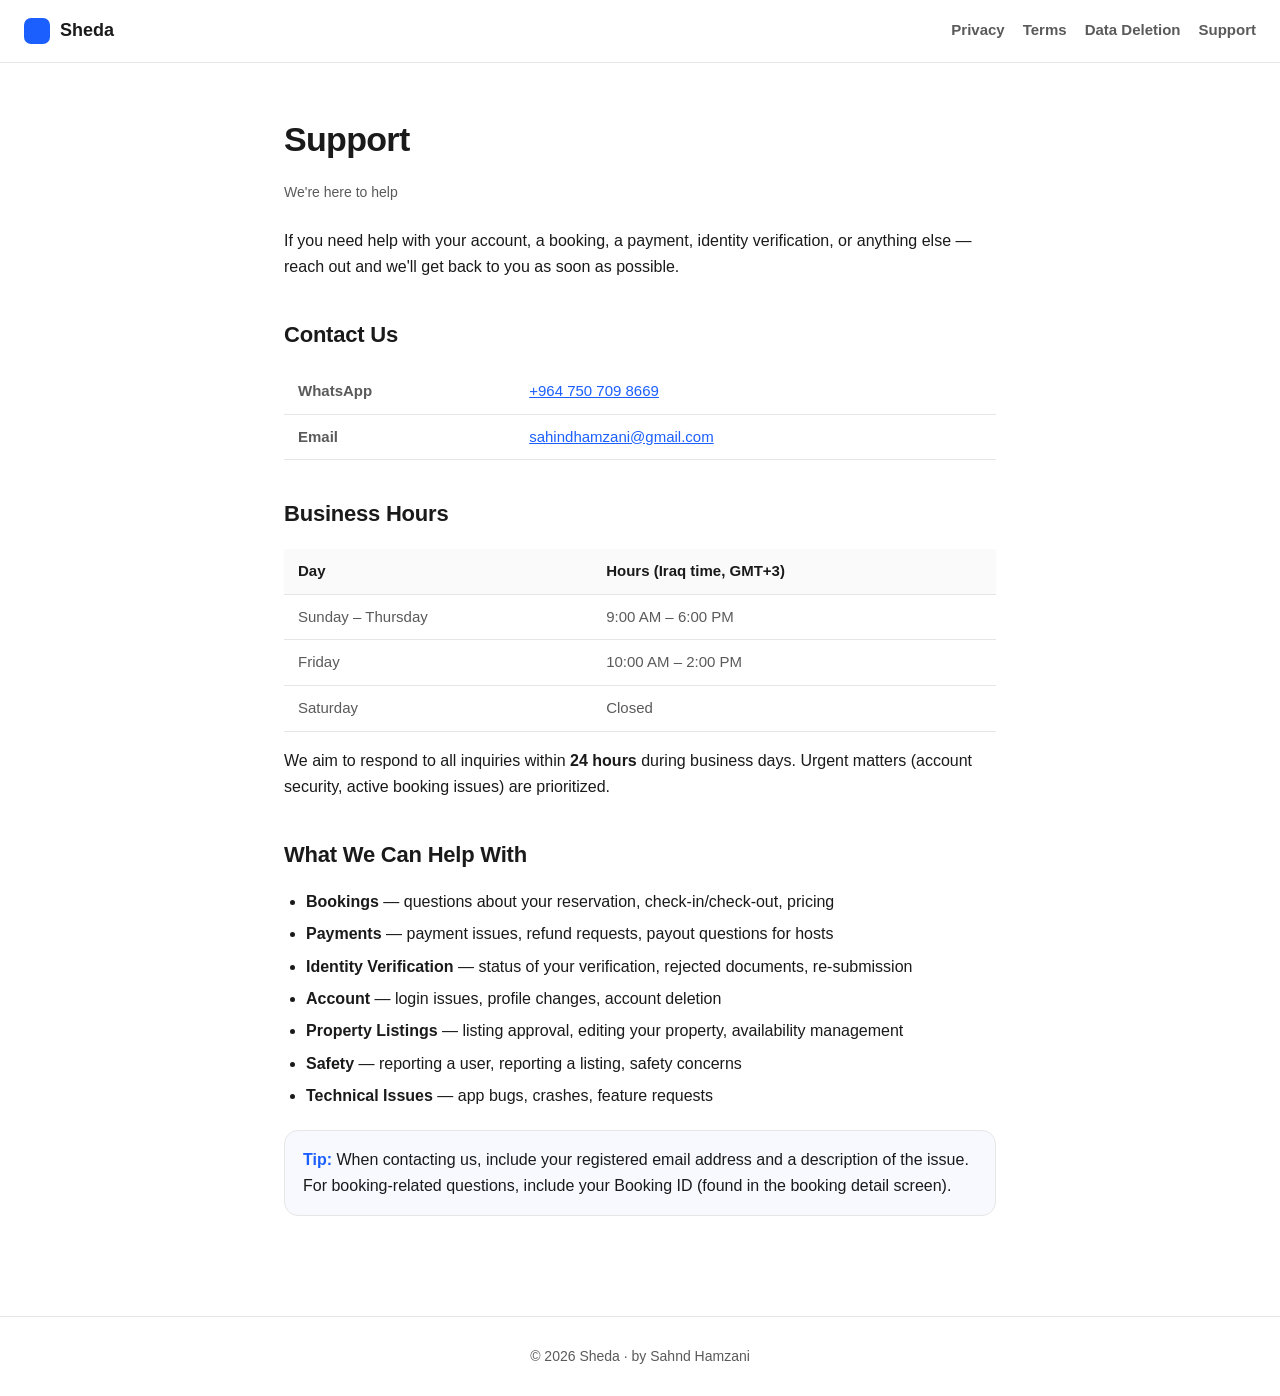
<file: support/index.html>
<!DOCTYPE html>
<html lang="en">
<head>
  <meta charset="UTF-8" />
  <meta name="viewport" content="width=device-width, initial-scale=1" />
  <title>Support — Sheda</title>
  <meta name="description" content="Contact Sheda support for help with bookings, payments, identity verification, and more." />
  <link rel="stylesheet" href="/style.css" />
</head>
<body>
  <nav class="nav">
    <a class="brand" href="/"><span class="dot"></span> Sheda</a>
    <div class="nav-links">
      <a href="/privacy">Privacy</a>
      <a href="/terms">Terms</a>
      <a href="/delete">Data Deletion</a>
      <a href="/support">Support</a>
    </div>
  </nav>

  <div class="wrap">
    <h1>Support</h1>
    <p class="updated">We're here to help</p>

    <p>If you need help with your account, a booking, a payment, identity verification, or anything else — reach out and we'll get back to you as soon as possible.</p>

    <h2>Contact Us</h2>

    <table>
      <tbody>
        <tr>
          <td><strong>WhatsApp</strong></td>
          <td><a href="https://wa.me/9647507098669">+964 750 709 8669</a></td>
        </tr>
        <tr>
          <td><strong>Email</strong></td>
          <td><a href="mailto:sahindhamzani@gmail.com">sahindhamzani@gmail.com</a></td>
        </tr>
      </tbody>
    </table>

    <h2>Business Hours</h2>

    <table>
      <thead>
        <tr><th>Day</th><th>Hours (Iraq time, GMT+3)</th></tr>
      </thead>
      <tbody>
        <tr><td>Sunday &ndash; Thursday</td><td>9:00 AM &ndash; 6:00 PM</td></tr>
        <tr><td>Friday</td><td>10:00 AM &ndash; 2:00 PM</td></tr>
        <tr><td>Saturday</td><td>Closed</td></tr>
      </tbody>
    </table>

    <p>We aim to respond to all inquiries within <strong>24 hours</strong> during business days. Urgent matters (account security, active booking issues) are prioritized.</p>

    <h2>What We Can Help With</h2>
    <ul>
      <li><strong>Bookings</strong> &mdash; questions about your reservation, check-in/check-out, pricing</li>
      <li><strong>Payments</strong> &mdash; payment issues, refund requests, payout questions for hosts</li>
      <li><strong>Identity Verification</strong> &mdash; status of your verification, rejected documents, re-submission</li>
      <li><strong>Account</strong> &mdash; login issues, profile changes, account deletion</li>
      <li><strong>Property Listings</strong> &mdash; listing approval, editing your property, availability management</li>
      <li><strong>Safety</strong> &mdash; reporting a user, reporting a listing, safety concerns</li>
      <li><strong>Technical Issues</strong> &mdash; app bugs, crashes, feature requests</li>
    </ul>

    <div class="callout">
      <strong>Tip:</strong> When contacting us, include your registered email address and a description of the issue. For booking-related questions, include your Booking ID (found in the booking detail screen).
    </div>
  </div>

  <div class="footer">&copy; <span id="y"></span> Sheda &middot; by Sahnd Hamzani</div>
  <script>document.getElementById('y').textContent = new Date().getFullYear();</script>
</body>
</html>
</file>
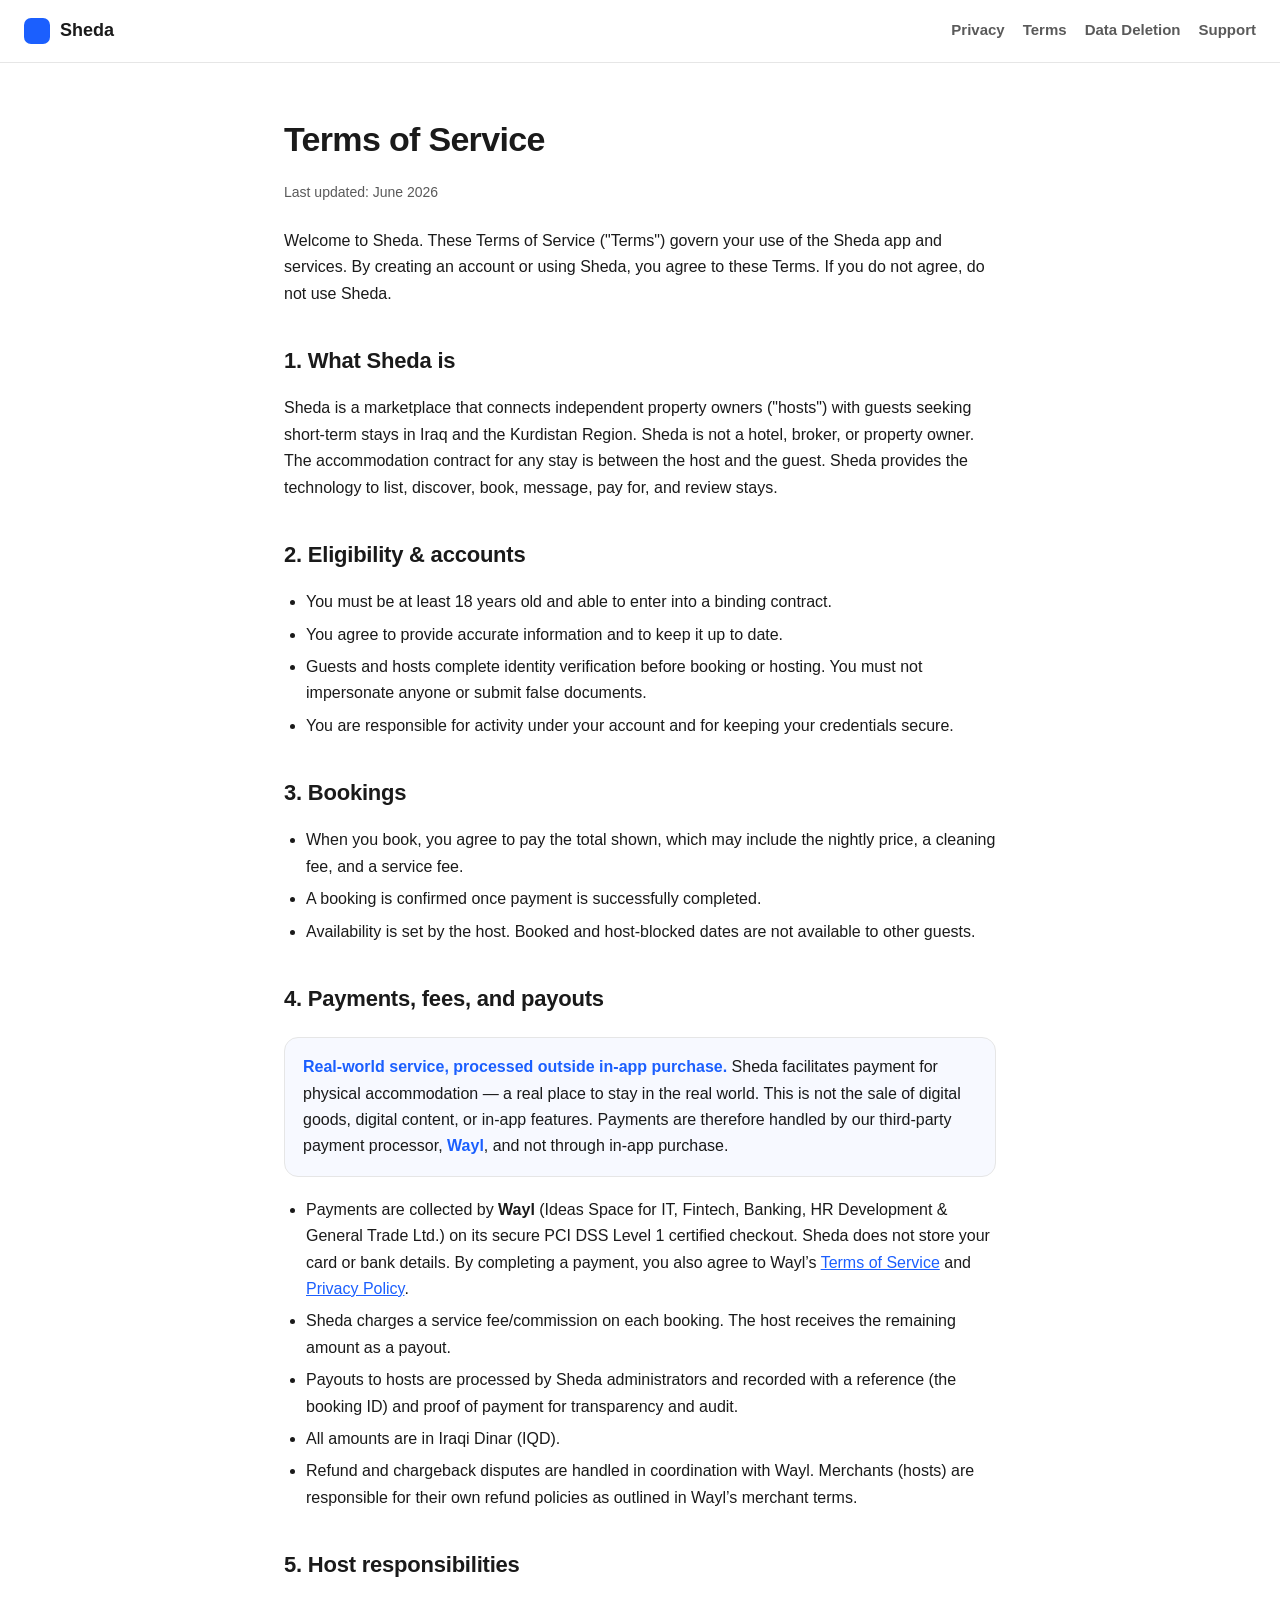
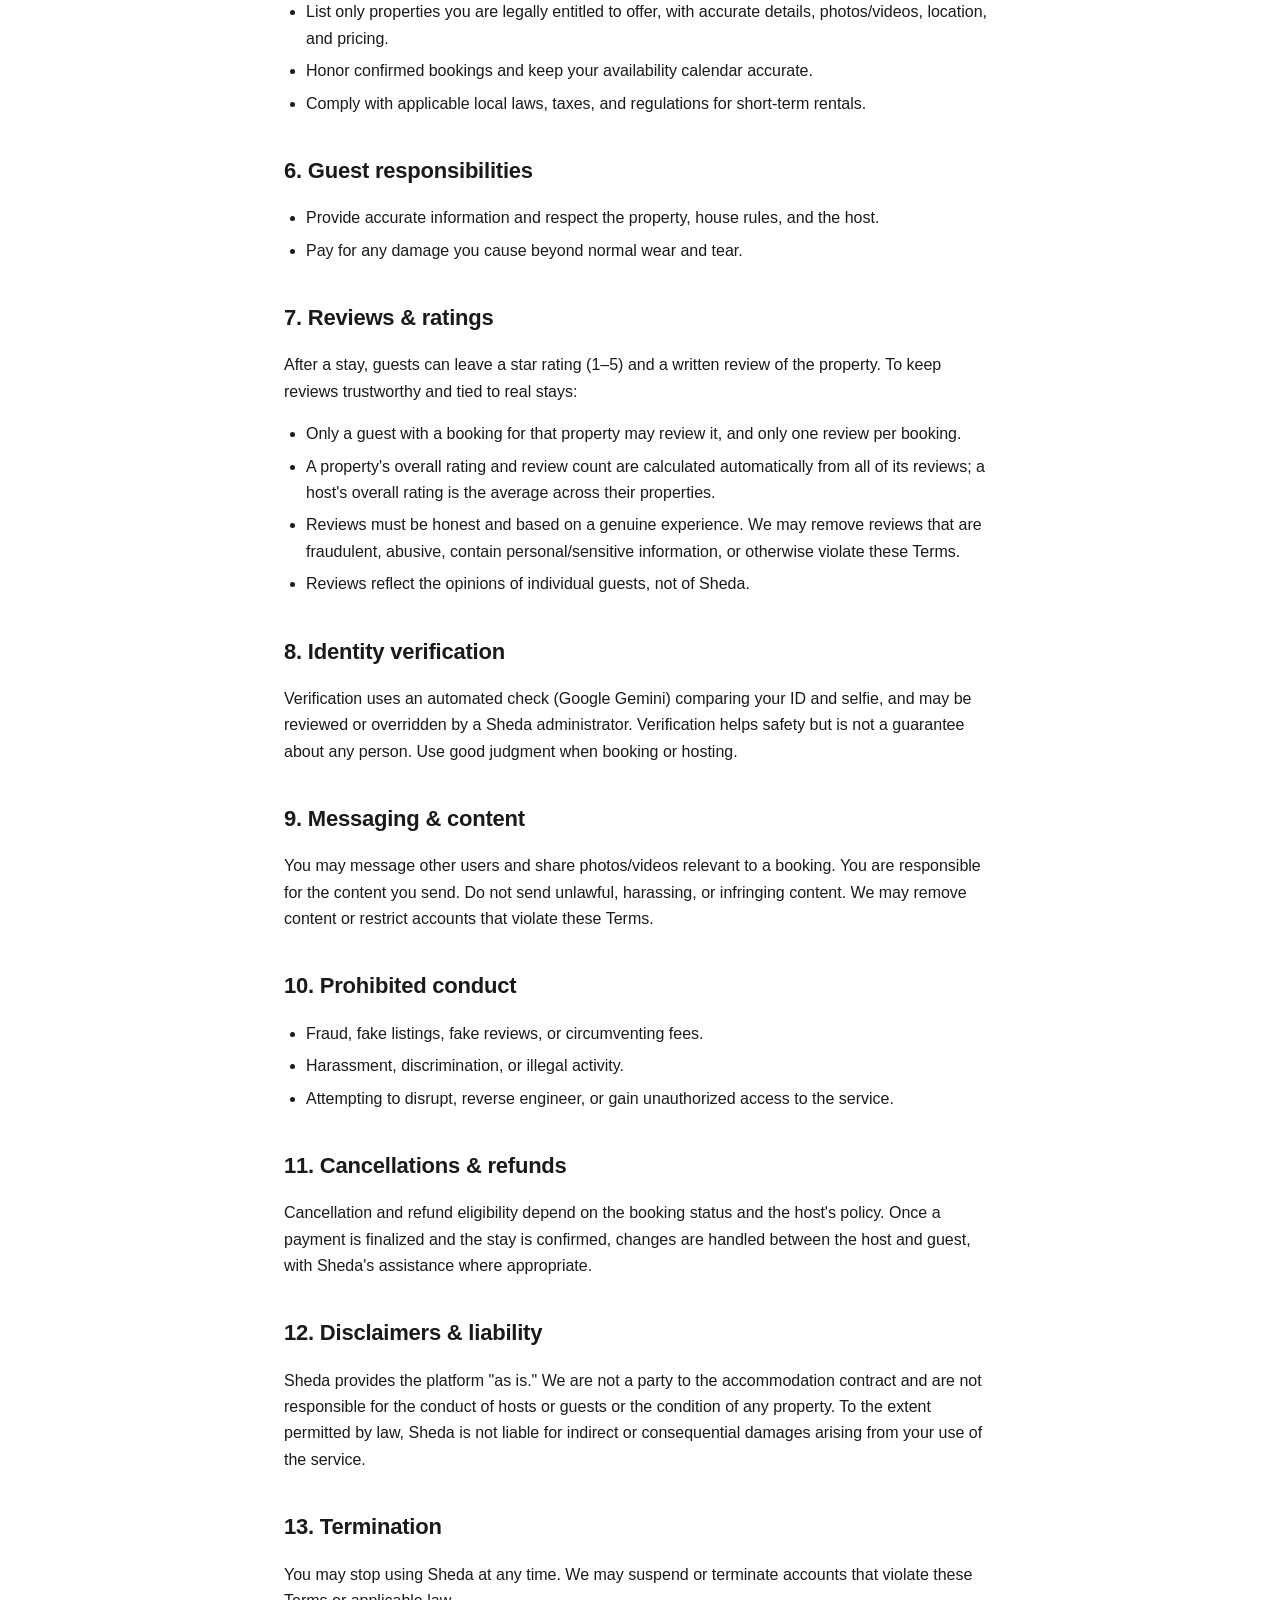
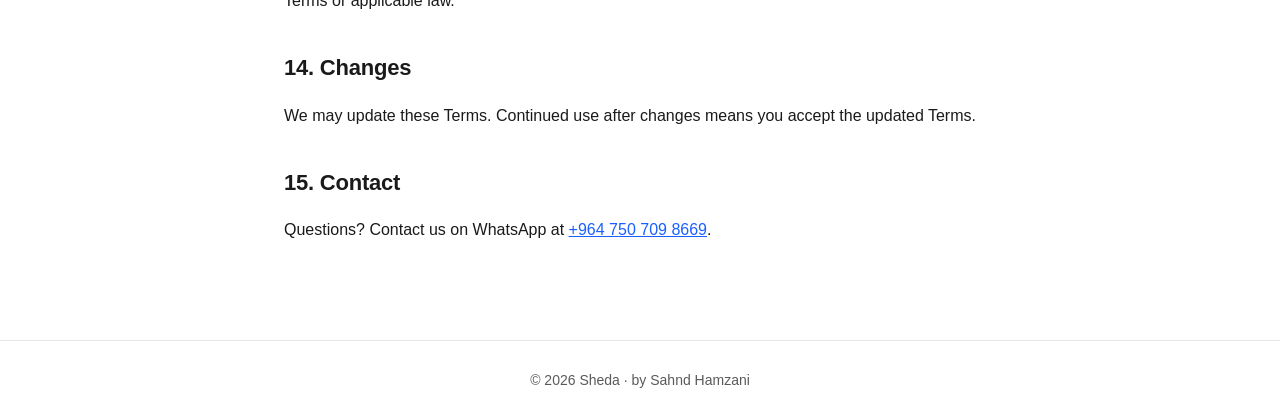
<file: terms/index.html>
<!DOCTYPE html>
<html lang="en">
<head>
  <meta charset="UTF-8" />
  <meta name="viewport" content="width=device-width, initial-scale=1" />
  <title>Terms of Service — Sheda</title>
  <meta name="description" content="Sheda Terms of Service." />
  <link rel="stylesheet" href="/style.css" />
</head>
<body>
  <nav class="nav">
    <a class="brand" href="/"><span class="dot"></span> Sheda</a>
    <div class="nav-links">
      <a href="/privacy">Privacy</a>
      <a href="/terms">Terms</a>
      <a href="/delete">Data Deletion</a>
      <a href="/support">Support</a>
    </div>
  </nav>

  <div class="wrap">
    <h1>Terms of Service</h1>
    <p class="updated">Last updated: June 2026</p>

    <p>Welcome to Sheda. These Terms of Service ("Terms") govern your use of the Sheda app and services. By creating an account or using Sheda, you agree to these Terms. If you do not agree, do not use Sheda.</p>

    <h2>1. What Sheda is</h2>
    <p>Sheda is a marketplace that connects independent property owners ("hosts") with guests seeking short-term stays in Iraq and the Kurdistan Region. Sheda is not a hotel, broker, or property owner. The accommodation contract for any stay is between the host and the guest. Sheda provides the technology to list, discover, book, message, pay for, and review stays.</p>

    <h2>2. Eligibility & accounts</h2>
    <ul>
      <li>You must be at least 18 years old and able to enter into a binding contract.</li>
      <li>You agree to provide accurate information and to keep it up to date.</li>
      <li>Guests and hosts complete identity verification before booking or hosting. You must not impersonate anyone or submit false documents.</li>
      <li>You are responsible for activity under your account and for keeping your credentials secure.</li>
    </ul>

    <h2>3. Bookings</h2>
    <ul>
      <li>When you book, you agree to pay the total shown, which may include the nightly price, a cleaning fee, and a service fee.</li>
      <li>A booking is confirmed once payment is successfully completed.</li>
      <li>Availability is set by the host. Booked and host-blocked dates are not available to other guests.</li>
    </ul>

    <h2>4. Payments, fees, and payouts</h2>
    <div class="callout">
      <strong>Real-world service, processed outside in-app purchase.</strong> Sheda facilitates payment for physical accommodation &mdash; a real place to stay in the real world. This is not the sale of digital goods, digital content, or in-app features. Payments are therefore handled by our third-party payment processor, <strong>Wayl</strong>, and not through in-app purchase.
    </div>
    <ul>
      <li>Payments are collected by <strong>Wayl</strong> (Ideas Space for IT, Fintech, Banking, HR Development &amp; General Trade Ltd.) on its secure PCI DSS Level 1 certified checkout. Sheda does not store your card or bank details. By completing a payment, you also agree to Wayl&rsquo;s <a href="https://wayl.io/terms">Terms of Service</a> and <a href="https://wayl.io/privacy">Privacy Policy</a>.</li>
      <li>Sheda charges a service fee/commission on each booking. The host receives the remaining amount as a payout.</li>
      <li>Payouts to hosts are processed by Sheda administrators and recorded with a reference (the booking ID) and proof of payment for transparency and audit.</li>
      <li>All amounts are in Iraqi Dinar (IQD).</li>
      <li>Refund and chargeback disputes are handled in coordination with Wayl. Merchants (hosts) are responsible for their own refund policies as outlined in Wayl&rsquo;s merchant terms.</li>
    </ul>

    <h2>5. Host responsibilities</h2>
    <ul>
      <li>List only properties you are legally entitled to offer, with accurate details, photos/videos, location, and pricing.</li>
      <li>Honor confirmed bookings and keep your availability calendar accurate.</li>
      <li>Comply with applicable local laws, taxes, and regulations for short-term rentals.</li>
    </ul>

    <h2>6. Guest responsibilities</h2>
    <ul>
      <li>Provide accurate information and respect the property, house rules, and the host.</li>
      <li>Pay for any damage you cause beyond normal wear and tear.</li>
    </ul>

    <h2>7. Reviews & ratings</h2>
    <p>After a stay, guests can leave a star rating (1–5) and a written review of the property. To keep reviews trustworthy and tied to real stays:</p>
    <ul>
      <li>Only a guest with a booking for that property may review it, and only one review per booking.</li>
      <li>A property's overall rating and review count are calculated automatically from all of its reviews; a host's overall rating is the average across their properties.</li>
      <li>Reviews must be honest and based on a genuine experience. We may remove reviews that are fraudulent, abusive, contain personal/sensitive information, or otherwise violate these Terms.</li>
      <li>Reviews reflect the opinions of individual guests, not of Sheda.</li>
    </ul>

    <h2>8. Identity verification</h2>
    <p>Verification uses an automated check (Google Gemini) comparing your ID and selfie, and may be reviewed or overridden by a Sheda administrator. Verification helps safety but is not a guarantee about any person. Use good judgment when booking or hosting.</p>

    <h2>9. Messaging & content</h2>
    <p>You may message other users and share photos/videos relevant to a booking. You are responsible for the content you send. Do not send unlawful, harassing, or infringing content. We may remove content or restrict accounts that violate these Terms.</p>

    <h2>10. Prohibited conduct</h2>
    <ul>
      <li>Fraud, fake listings, fake reviews, or circumventing fees.</li>
      <li>Harassment, discrimination, or illegal activity.</li>
      <li>Attempting to disrupt, reverse engineer, or gain unauthorized access to the service.</li>
    </ul>

    <h2>11. Cancellations & refunds</h2>
    <p>Cancellation and refund eligibility depend on the booking status and the host's policy. Once a payment is finalized and the stay is confirmed, changes are handled between the host and guest, with Sheda's assistance where appropriate.</p>

    <h2>12. Disclaimers & liability</h2>
    <p>Sheda provides the platform "as is." We are not a party to the accommodation contract and are not responsible for the conduct of hosts or guests or the condition of any property. To the extent permitted by law, Sheda is not liable for indirect or consequential damages arising from your use of the service.</p>

    <h2>13. Termination</h2>
    <p>You may stop using Sheda at any time. We may suspend or terminate accounts that violate these Terms or applicable law.</p>

    <h2>14. Changes</h2>
    <p>We may update these Terms. Continued use after changes means you accept the updated Terms.</p>

    <h2>15. Contact</h2>
    <p>Questions? Contact us on WhatsApp at <a href="https://wa.me/9647507098669">+964 750 709 8669</a>.</p>
  </div>

  <div class="footer">© <span id="y"></span> Sheda · by Sahnd Hamzani</div>
  <script>document.getElementById('y').textContent = new Date().getFullYear();</script>
</body>
</html>
</file>
<file: style.css>
:root {
  --blue: #1B5FFE;
  --ink: #1a1a1a;
  --muted: #5a5a5a;
  --line: #e6e6e6;
  --bg: #ffffff;
}
* { box-sizing: border-box; }
html { -webkit-text-size-adjust: 100%; }
body {
  margin: 0;
  font-family: -apple-system, BlinkMacSystemFont, 'Segoe UI', Roboto, Helvetica, Arial, sans-serif;
  color: var(--ink);
  background: var(--bg);
  line-height: 1.65;
}
.nav {
  position: sticky; top: 0;
  display: flex; align-items: center; justify-content: space-between;
  padding: 16px 24px;
  background: rgba(255,255,255,0.92);
  backdrop-filter: saturate(180%) blur(12px);
  border-bottom: 1px solid var(--line);
}
.brand { display: flex; align-items: center; gap: 10px; font-weight: 800; font-size: 18px; color: var(--ink); text-decoration: none; }
.brand .dot { width: 26px; height: 26px; border-radius: 7px; background: var(--blue); display: inline-block; }
.nav-links { display: flex; gap: 18px; }
.nav-links a { color: var(--muted); text-decoration: none; font-weight: 600; font-size: 15px; }
.nav-links a:hover { color: var(--blue); }
.wrap { max-width: 760px; margin: 0 auto; padding: 40px 24px 80px; }
h1 { font-size: 34px; letter-spacing: -0.02em; margin: 8px 0 6px; }
h2 { font-size: 22px; margin: 36px 0 10px; letter-spacing: -0.01em; }
h3 { font-size: 17px; margin: 22px 0 6px; }
p, li { color: var(--ink); font-size: 16px; }
.muted { color: var(--muted); }
.updated { color: var(--muted); font-size: 14px; margin-bottom: 24px; }
a { color: var(--blue); }
ul { padding-left: 22px; }
li { margin: 6px 0; }
.callout {
  border: 1px solid var(--line);
  background: #f7f9ff;
  border-radius: 14px;
  padding: 16px 18px;
  margin: 20px 0;
}
.callout strong { color: var(--blue); }
.footer { border-top: 1px solid var(--line); padding: 28px 24px; text-align: center; color: var(--muted); font-size: 14px; }
.hero { text-align: center; padding: 70px 24px 40px; }
.hero .logo { width: 76px; height: 76px; border-radius: 20px; background: var(--blue); margin: 0 auto 22px; }
.hero h1 { font-size: 40px; }
.hero p { color: var(--muted); font-size: 18px; max-width: 560px; margin: 8px auto 0; }
.cards { display: flex; gap: 16px; justify-content: center; flex-wrap: wrap; margin-top: 34px; }
.card { border: 1px solid var(--line); border-radius: 16px; padding: 22px; width: 240px; text-align: left; text-decoration: none; color: var(--ink); transition: transform .12s ease, border-color .12s ease; }
.card:hover { transform: translateY(-2px); border-color: var(--blue); }
.card h3 { margin: 0 0 4px; color: var(--ink); }
.card p { margin: 0; color: var(--muted); font-size: 15px; }
table { width: 100%; border-collapse: collapse; margin: 16px 0; font-size: 15px; }
th, td { text-align: left; padding: 10px 14px; border-bottom: 1px solid var(--line); }
th { font-weight: 600; color: var(--ink); background: #fafafa; }
td { color: var(--muted); }
h4 { font-size: 16px; margin: 18px 0 6px; color: var(--ink); }
ol { padding-left: 22px; }
ol li { margin: 6px 0; }
code { background: #f2f2f7; padding: 2px 6px; border-radius: 4px; font-size: 14px; }
</file>
